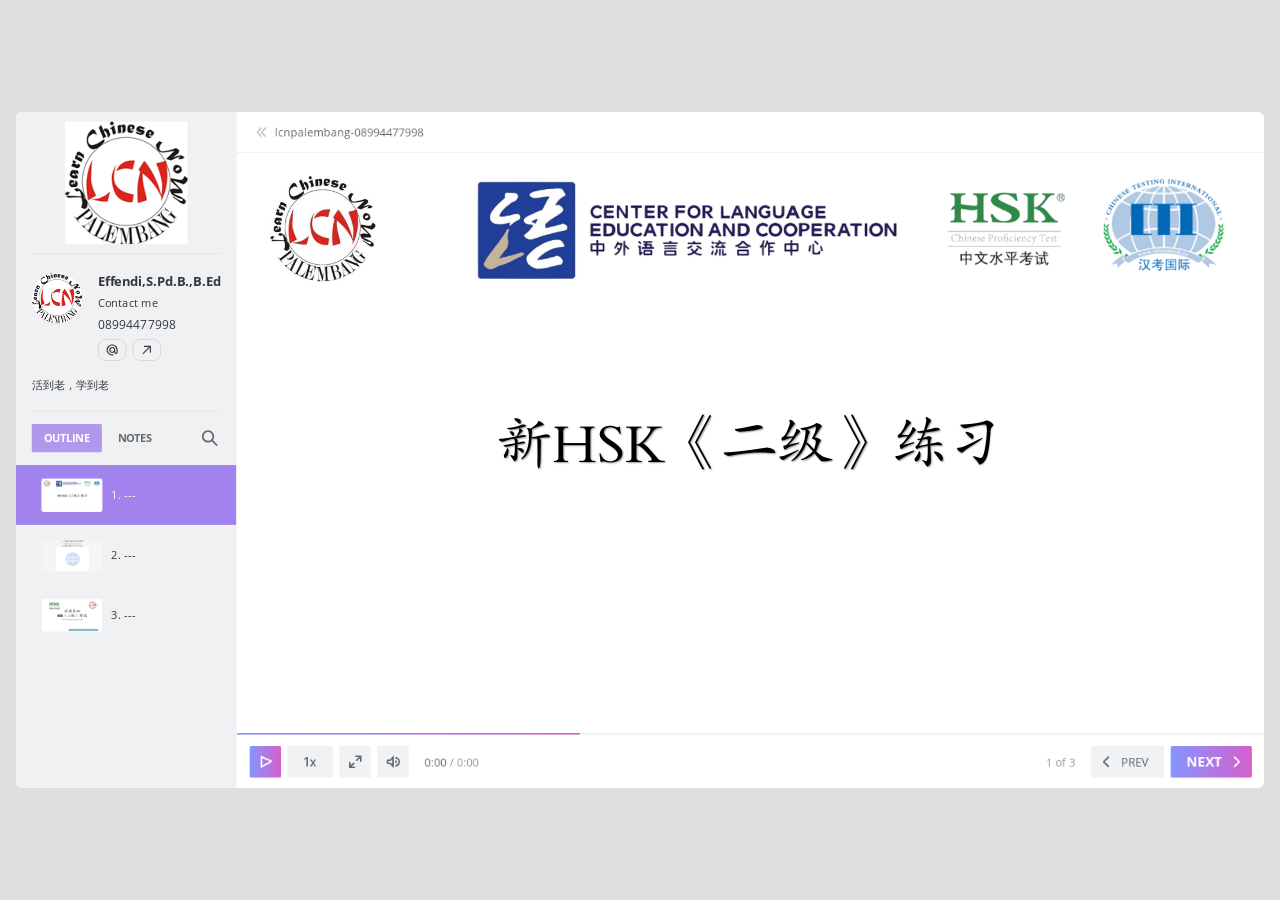
<file: index.html>
<!DOCTYPE html>
<!-- Created with iSpring --><!-- 1576 864 --><!--version 11.7.0.5 --><!--type html --><!--mainFolder ./ -->
<html style=background-color:#dcdee0;>
<head>
    <meta http-equiv="Content-Type" content="text/html;charset=utf-8"/><meta name="viewport" content="width=device-width,initial-scale=1,minimum-scale=1,maximum-scale=1,user-scalable=no"/><meta name="format-detection" content="telephone=no"/><meta name="apple-mobile-web-app-capable" content="yes"/><meta name="apple-mobile-web-app-status-bar-style" content="black"/><meta http-equiv="X-UA-Compatible" content="IE=edge"/><meta name="msapplication-tap-highlight" content="no"/><title>HSK2 TO 9</title><link rel="apple-touch-icon-precomposed" href="data/apple-touch-icon.png"/><link rel="shortcut icon" type="image/ico" href="data/favicon.ico"/><style>body {background-color:#dcdee0;}#spr0_28492b {display:none;}</style>
    
    
    <style>
		#playerView {
			position:absolute;
			-webkit-tap-highlight-color:rgba(0,0,0,0);
			-webkit-user-select:none;
			-moz-user-select:none;
			-webkit-touch-callout:none;
			-webkit-user-drag:none;
		}
		#playerView * {
			position:absolute;
		}
		#preloader {
			width: 50px;
			height: 50px;
			position: absolute;
			top: 0;
			left: 0;
			bottom: 0;
			right: 0;
			margin: auto;
			border-radius: 10px;
			background-color: rgba(0, 0, 0, 0.5);
		}

		#preloader::after {
			content: '';
			position: absolute;
			background: url([data-uri]);
			background-size: cover;
			top: 0;
			left: 0;
			bottom: 0;
			right: 0;
			animation: preloader_spin 1s infinite linear;
			-webkit-animation: preloader_spin 1s infinite linear;
		}

		@keyframes preloader_spin { 0% {transform: rotate(0deg);} 100% {transform: rotate(360deg);} }
		@-webkit-keyframes preloader_spin { 0% {-webkit-transform: rotate(0deg);} 100% {-webkit-transform: rotate(360deg);}}
    </style>
</head>
<body>
	<div id="preloader"></div>
	<script src="data/browsersupport.js?BD17E45C"></script>
	<script src="data/player.js?BD17E45C"></script>
    <div id="content"></div>
    <div id="spr0_28492b"></div>
    <script>
		document.addEventListener("DOMContentLoaded", () => (function(startup){
			function start(savedPresentationState)
			{
				var presInfo = "eNrVWklz28gV/isopnyTaBAEN+WQYKOFEkRwCFCyx3axQKJJ9ggEaCyUNSpVOZVLKplzzjlNTqmaQy6Zya/JzGRyy1/I626ABAgukuNJVbyReP3129/r15DvK7hyVrnXBKndlZvN006j0z4VZVE4lbrtxmlNbXRaQpfv1jv1h8pJJQbwuXUhcLbJdeB5QgjexF86HlqMHX92yrc7HVFstTqdNqzfVs5qQps/qcwrZy0BPieAnwQhspbhSGiKPN8isOWqcibwteZJJSHq4ChKcIxGtVq1VeVHjV8SSOXs9X3Fh1VtOkW+i0+sat+tytUTuaq5APgClpTAj51JzC0QEMZA+Odfv/vxd9/868Nv/v33r378y9fsO9OrMo/j5dmb52+ej3Fc9e7ePM/bARi0ZdqvZwsHe9VJsGDqVIqm9itn99SZrhM7b54v50Ec1KpLygrEdUTqhI74cFJRCNQr4r1glofXGk2Kh8+Hx6lLIjEae45/U3l4eLtfSF5Ga4eM6LFCqIdoSO4rN+QfeIzDBJ1UnHWslkvYFNFHgNQFmgBTx4sQJdNvD28fThjajwpo8TB6WUTXj/CO8+jaEfTyMJqYuQFPi4o0KZh5oszZK4Ibh8GrPLh9WOdolxr70WiHHvvR0wK6cwQ9LqBbh9GrpIA+YuXKzaNF/jA6Lujd4nd7G+CVRSGDSZ5HUEe00O9JQjO6t50FJ1RMCFJCkmSkKhyyY5omyUMmnnAElE66rSjXm3VVVU+bUhO6bavRPJV5GbqtUK83BUlV+FrjgSmeFm7kYRfVql+QEE+2qRMaebtY6vF8Mc71k1ablrpYB4XctRFgDn+yse496Zh//AYa/Pcffv/Dt1/99O2fv//wh5++++0Pf/sT63k8LXowh3yv8nyN7harLbHTEhvQ6sVGS2gJ6LRWIz0Ip857/TZ1MPOFm27m2S8x3c0aBwsHpt/ABZRFNHeWKEpJFuN3xT7u0o8b9jllH7cBA2/5vc0LNVXunLa1Gn8qdgX+tNMWpdNWXZDqotKVGnV5h9+FnX4X9vtdeKLf/98ce099cRuMaiMezEzWxt8GtTfPL0xLupBsieM71Xm88MixEVALS9PAdO0Rt9BVIxK1d7DxnZx6lzkqXONpcVcoh3tWo3FWf9PcE6m/d/Haz8u1pu8S/[base64]/lkAJaNVKCFZgHihnpJZmPL/[base64]//TcCWzmxfwFVF1TT+2H56Yu3h8ChvMA6liDRr0EuOSg/xwgnv5CSOA7+ohItmIQJwBypgFkKyg7PZoJBJgHOzsaUdqdmN/c1GV1GK62/XOrwYSKqu9ewDaqzjmulSa//PlaG1XnBsu9MUVDnPiT/mWMqknKWtWoOXm0/[base64]/DXYuXIHgYG38titjHHsbvcY0QBG736YPmZ4pg0mQhBGyybarPK+8CXtkQflFmMS/UqvWSJHqRGZfHkmKolmWLhvaSBro0siQZM0YyZJyMbLNkay90HvkrAm4GP7METdGM+z72J9xwZQS6FsI8uJ5Ly/Tts3LUV/qaQawkgMwbcGRKj2wqSdd6S8kWzd7I3kI+3sWbO2tq5/LvHWAhaXZtt57QTZKkwk0BjzGHnQaGMTjGAw4vBk6kEZa0THrbLO/Ns0OlrvtGqq6CSYNBswiupOolbg44HwnDKlRpX05J/S0l3bqCeII0pcPoPsD7WqDJk0EB0nZXutC7420nkR1TMm6oduvRpcmtd5OQp8DbzsF/9FWeohXzxxcSkaRyXT6aC6gvQVzjTYY9c9N22QWsILi6M8zyttItEa9kdkdKeYQRqI0cNyzz4aaxRw4vJS1wTOStc9s0wb1siXrWYnfFbDbFTBazwcCdi2B1pfS4IIZogw0IKija90+Jz8WChE0eZe7xfGcwxZMOFBFaOV4CcvprEYZV9uWlPNL8MNINZUh/WINZVu3DeJUNZgk5CpRAnd14o8NsAsNtATSL6UXBVQfT+IkLAMNvXeRxxnYvymBmLdyKNb2KCxrJFK/nybk2plkfmIgRRkBoyGEr0sOlel0i0yS2PSLxEwWa9RsyezZA9Ng5ThSDNMC3ytSnwb5EFR7qYPjhgaUPYRMI+K09zjmponncdEExnh/[base64]/mkoYSNdwVECimoYFXUzNKCQTfJdTQ4dw2wkeSBZ1pRY6EQr3QkaSYWQoTvK8XcBz/cW5AX9ZbM6z2Wg31z7Nun6WbWnDlCzr2hyoVG/SLx1u6UTRLdwJCg7Pu4Tt13uKCaFT7DwPm0Cz/eA07E/A7WgSZ3tApkQjkgYc9FPN65HNkp3EegHjIMRzsfRQjKhsTBRzJuwYR9MAAu8hONlptEAIzYI0MJfQWUmrks2XkEmkfszygnlByuaivPBKI2VP/qVLuQMSEjNLp3VWThySHd5dek4RH9FjEygrOp0yzaLqLm6WBsdJz9YlY1+Os81gPX2a4RWMzvSqlvIjtUu7JZw5Gutxae8i2b5EyE1xECRNJXnw2VD/fNSVoOGruxzv3HF+EHOOu3L8CRncJuTuwd3BmotdukZiS9UhPzngnDitwLQrAEvt5bPqTrGFst4XdieO0WIZH5NA3JRquV8Yycr9kh5jyCExlgKjywCGtE/jzgjD1YX1m0c6da3Akx17VNaj7H6Ciz9OYDrRKaZhSH1oh7JOytmCewtUfxRt4zRo+bRfkv/sUlp8CSeRmmexCLLhZYPqmaBPlzaNgNtMkPSytgW91mRLt8npe43GEY5TXjT5Ht/[base64]/2iR2dQgbZvv19GuYkspGQiNwXHDGPz58zWDsApRWBqQre84l64peiB4e/gNVf3zb";
				PresentationPlayer.start(presInfo, "content", "playerView", onPlayerInit, savedPresentationState);
				function onPlayerInit(player)
				{
					(function(player){
	(function(player)
{
	function findConnector(win)
	{
		var retries = 0;
		while (!win.ispringPresentationConnector && win.parent && win.parent != win)
		{
			++retries;
			if (retries > 7)
			{
				return null;
			}

			win = win.parent;
		}
		return win.ispringPresentationConnector;
	}

	function getConnector()
	{
		var api = findConnector(window);
		if (!api && window.opener && (typeof(window.opener) != "undefined"))
		{
			api = findConnector(window.opener);
		}
		return api;
	}

	try
	{
		var connector = getConnector();
		if (connector)
		{
			connector.register(player);
		}
	}
	catch (e) {}
})(player);

})(player);

					var preloader = document.getElementById("preloader");
					preloader.parentNode.removeChild(preloader);
				}
			}

			if (startup)
				startup(start);
			else
				start();
		})());
    </script>
</body>
</html>
</file>
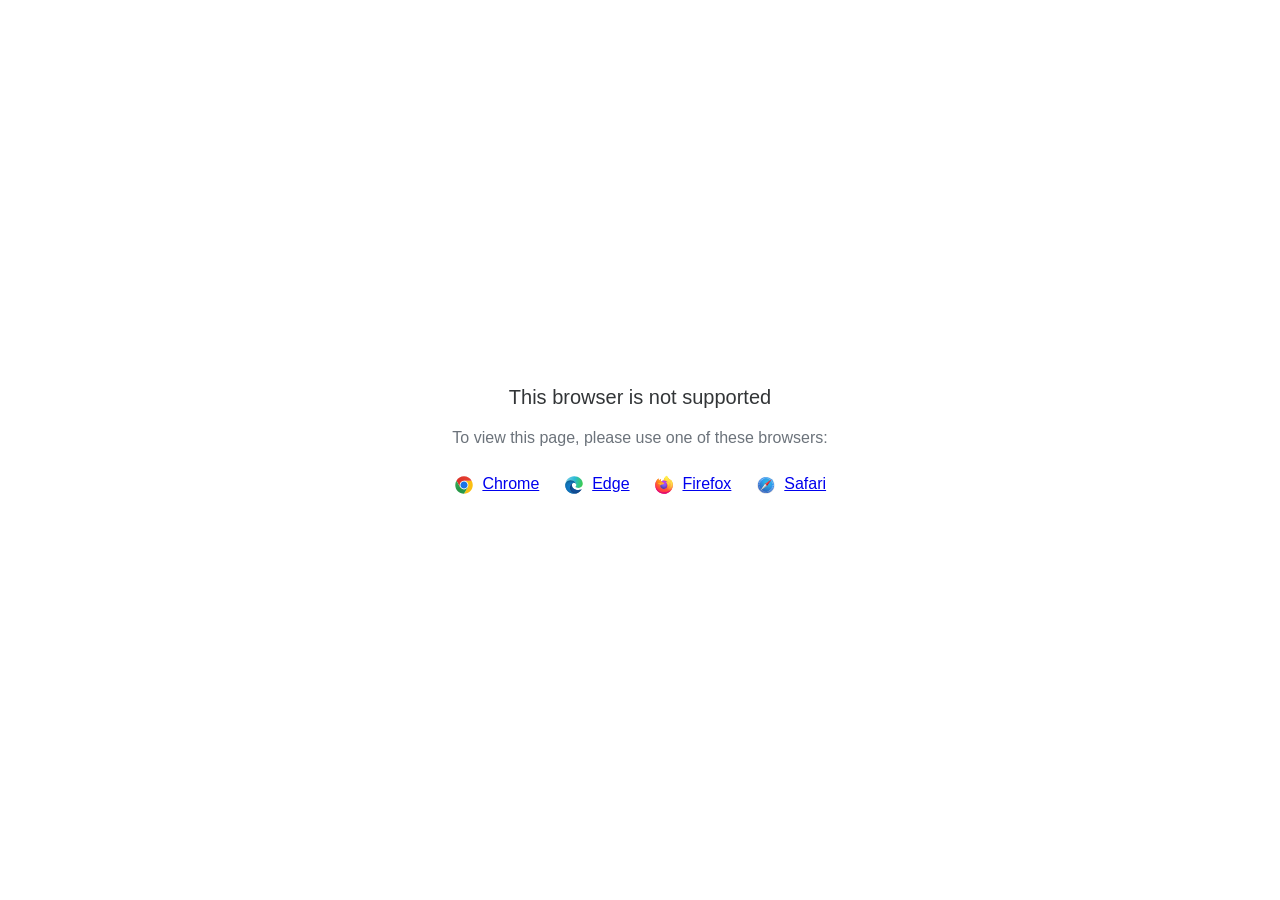
<file: data/html5-unsupported.html>
<html>
<head>
    <meta http-equiv="Content-Type" content="text/html;charset=utf-8"/>
    <meta name="viewport" content="width=device-width,initial-scale=1,maximum-scale=1">
    <meta name="format-detection" content="telephone=no">
    <meta name="apple-mobile-web-app-capable" content="yes">
    <meta name="apple-mobile-web-app-status-bar-style" content="black">
    <meta http-equiv="X-UA-Compatible" content="IE=edge">
    <meta name="msapplication-tap-highlight" content="no" />
    <title>Page Not Available</title>
    <style>
        body {
            background: #fff;
        }

        .banner {
            position: absolute;
            top: 50%;
            left: 50%;
            margin-left: -235px;
            margin-top: -67px;
            width: 470px;
            text-align: center;
            font-family: Roboto, Arial, Helvetica, sans-serif;
        }

        .title {
            margin-bottom: 16px;
            font-size: 20px;
            font-weight: 500;
            color: #323537;
            line-height: 28px;
        }

        .text {
            margin-bottom: 26px;
            font-size: 16px;
            color: #6C737B;
            line-height: 22px;
        }

        .browsers svg, .browsers a {
            display: inline-block;
            vertical-align: top;
        }

        .browsers a {
            font-size: 16px;
            margin-right: 20px;
            margin-left: 4px;
        }

        .browsers :last-child {
            margin-right: 0;
        }
    </style>
</head>
<body>
    <div class="banner">
        <div class="title">This browser is not supported</div>
        <div class="text">To view this page, please use one of these browsers:</div>
        <div class="browsers">
            <svg width="20" height="20" viewBox="0 0 20 20" fill="none" xmlns="http://www.w3.org/2000/svg">
                <path d="M10.0001 10.0001L13.789 12.1875L10.0001 18.7501C14.8326 18.7501 18.7501 14.8326 18.7501 10.0001C18.7501 8.40581 18.3216 6.91244 17.5766 5.625H10L10.0001 10.0001Z" fill="#FBBF12"/>
                <path d="M9.99999 1.25C6.76136 1.25 3.93585 3.01077 2.42285 5.6261L6.21103 12.1876L9.99999 10.0001V5.62507H17.5766C16.0634 3.01039 13.2382 1.25 9.99999 1.25Z" fill="url(#paint0_linear_579_2699)"/>
                <path d="M1.25005 10C1.25005 14.8325 5.16742 18.75 10 18.75L13.789 12.1875L10 10L6.21109 12.1875L2.42291 5.62598C1.67833 6.91306 1.25 8.40588 1.25 9.99988" fill="url(#paint1_linear_579_2699)"/>
                <path d="M14.3751 10.0001C14.3751 12.4163 12.4163 14.3751 10.0001 14.3751C7.58381 14.3751 5.625 12.4163 5.625 10.0001C5.625 7.58381 7.58381 5.625 10.0001 5.625C12.4163 5.625 14.3751 7.58381 14.3751 10.0001Z" fill="white"/>
                <path d="M13.5548 10.0001C13.5548 11.9633 11.9633 13.5548 10.0001 13.5548C8.03686 13.5548 6.44531 11.9633 6.44531 10.0001C6.44531 8.03686 8.03686 6.44531 10.0001 6.44531C11.9633 6.44531 13.5548 8.03686 13.5548 10.0001Z" fill="#1A73E8"/>
                <defs>
                    <linearGradient id="paint0_linear_579_2699" x1="5.04786" y1="6.71874" x2="12.965" y2="6.71874" gradientUnits="userSpaceOnUse">
                        <stop stop-color="#DB3328"/>
                        <stop offset="1" stop-color="#E53D30"/>
                    </linearGradient>
                    <linearGradient id="paint1_linear_579_2699" x1="4.58454" y1="7.18406" x2="7.82938" y2="12.8043" gradientUnits="userSpaceOnUse">
                        <stop stop-color="#32A651"/>
                        <stop offset="1" stop-color="#279847"/>
                    </linearGradient>
                </defs>
            </svg>
            <a href="https://www.google.com/chrome">Chrome</a>
            <svg width="20" height="20" viewBox="0 0 20 20" fill="none" xmlns="http://www.w3.org/2000/svg">
                <path d="M12.2449 9.92045C12.2449 8.25 10.5088 5.36648 6.59777 5.36648C2.68671 5.36648 1.25 8.62784 1.25 10.0199C1.25 5.0483 5.30074 1.25 10.1097 1.25C14.9188 1.25 18.75 4.84943 18.75 8.50852C18.75 11.7699 16.2956 12.9034 14.3002 12.9034C12.9832 12.9034 11.4866 12.4659 11.4866 11.7699C11.4866 11.233 12.2449 11.233 12.2449 9.92045Z" fill="url(#paint0_linear_579_2709)"/>
                <path d="M6.59777 5.36646C10.5088 5.36646 12.2449 8.24998 12.2449 9.92043C12.2449 9.93342 12.2448 9.94627 12.2446 9.95901C12.2249 8.84657 11.4738 7.79259 9.99002 7.79259C8.11431 7.79259 5.5801 10.338 5.91933 13.5C6.19087 16.031 8.33381 19.4261 12.9832 18.2329C12.9832 18.2329 12.1052 18.75 9.6508 18.75C5.30074 18.75 1.25 14.7727 1.25 10.2187C1.25 10.0981 1.25184 9.97975 1.25555 9.8637C1.35584 8.39889 2.82648 5.36646 6.59777 5.36646Z" fill="url(#paint1_linear_579_2709)"/>
                <path d="M6.59777 5.36646C10.5088 5.36646 12.2449 8.24998 12.2449 9.92043C12.2449 9.93342 12.2448 9.94627 12.2446 9.95901C12.2249 8.84657 11.4738 7.79259 9.99002 7.79259C8.11431 7.79259 5.5801 10.338 5.91933 13.5C6.19087 16.031 8.33381 19.4261 12.9832 18.2329C12.9832 18.2329 12.1052 18.75 9.6508 18.75C5.30074 18.75 1.25 14.7727 1.25 10.2187C1.25 10.0981 1.25184 9.97975 1.25555 9.8637C1.35584 8.39889 2.82648 5.36646 6.59777 5.36646Z" fill="url(#paint2_radial_579_2709)"/>
                <path d="M12.4415 18.4371C14.9324 17.7576 16.712 15.6377 17.0338 15.2101C17.393 14.7328 17.4928 14.4345 17.393 14.3351C17.2932 14.2357 17.1536 14.2555 16.7944 14.4345C16.4352 14.6135 14.32 15.4885 11.9056 14.7527C9.49107 14.0169 7.83486 12.1078 7.83486 9.99987C7.83486 8.36919 9.23166 7.79248 9.98993 7.79248C8.11422 7.79248 5.58001 10.3379 5.91923 13.4999C6.19077 16.0309 8.33371 19.426 12.9831 18.2328C12.9831 18.2328 12.821 18.3283 12.4415 18.4371Z" fill="#0E458A"/>
                <path d="M12.4415 18.4371C14.9324 17.7576 16.712 15.6377 17.0338 15.2101C17.393 14.7328 17.4928 14.4345 17.393 14.3351C17.2932 14.2357 17.1536 14.2555 16.7944 14.4345C16.4352 14.6135 14.32 15.4885 11.9056 14.7527C9.49107 14.0169 7.83486 12.1078 7.83486 9.99987C7.83486 8.36919 9.23166 7.79248 9.98993 7.79248C8.11422 7.79248 5.58001 10.3379 5.91923 13.4999C6.19077 16.0309 8.33371 19.426 12.9831 18.2328C12.9831 18.2328 12.821 18.3283 12.4415 18.4371Z" fill="url(#paint3_radial_579_2709)"/>
                <defs>
                    <linearGradient id="paint0_linear_579_2709" x1="17.7323" y1="11.5909" x2="0.61762" y2="7.54779" gradientUnits="userSpaceOnUse">
                        <stop stop-color="#3BCC50"/>
                        <stop offset="0.489583" stop-color="#2ABAD6"/>
                        <stop offset="1" stop-color="#7DCFE7"/>
                    </linearGradient>
                    <linearGradient id="paint1_linear_579_2709" x1="7.11659" y1="5.36646" x2="7.11659" y2="18.75" gradientUnits="userSpaceOnUse">
                        <stop stop-color="#035989"/>
                        <stop offset="0.265625" stop-color="#1175B6"/>
                        <stop offset="1" stop-color="#0470CF"/>
                    </linearGradient>
                    <radialGradient id="paint2_radial_579_2709" cx="0" cy="0" r="1" gradientUnits="userSpaceOnUse" gradientTransform="translate(6.83723 11.8693) rotate(59.2143) scale(5.92595 5.93561)">
                        <stop stop-color="#1284D8"/>
                        <stop offset="0.813899" stop-color="#1170B2" stop-opacity="0.767762"/>
                        <stop offset="1" stop-color="#0E649B" stop-opacity="0.65"/>
                    </radialGradient>
                    <radialGradient id="paint3_radial_579_2709" cx="0" cy="0" r="1" gradientUnits="userSpaceOnUse" gradientTransform="translate(11.6661 13.4999) rotate(77.9982) scale(4.79806 5.18015)">
                        <stop stop-color="#104890"/>
                        <stop offset="0.69943" stop-color="#12529E" stop-opacity="0.70624"/>
                        <stop offset="1" stop-color="#0E4584" stop-opacity="0.58"/>
                    </radialGradient>
                </defs>
            </svg>
            <a href="https://www.microsoft.com/edge">Edge</a>
            <svg width="20" height="20" viewBox="0 0 20 20" fill="none" xmlns="http://www.w3.org/2000/svg">
                <path d="M18.1191 6.70405C17.7385 5.78587 16.967 4.79462 16.3615 4.4815C16.8544 5.4501 17.1395 6.42162 17.2485 7.14652C17.2485 7.14652 17.2485 7.15163 17.2503 7.16113C16.2598 4.6861 14.5798 3.68791 13.2079 1.51504C13.1383 1.40543 13.069 1.29582 13.0012 1.17854C12.963 1.1124 12.932 1.05248 12.905 0.995851C12.8481 0.885984 12.8042 0.76987 12.7741 0.649844C12.7743 0.644144 12.7725 0.638558 12.7688 0.63417C12.7652 0.629782 12.7601 0.626904 12.7544 0.626094C12.749 0.624635 12.7434 0.624635 12.738 0.626094C12.7366 0.626756 12.7352 0.627617 12.734 0.628652C12.7318 0.628652 12.7296 0.63121 12.7274 0.63194L12.7311 0.627191C10.5302 1.91914 9.78353 4.30904 9.71499 5.5049C8.83549 5.56518 7.99455 5.88974 7.30189 6.43623C7.22949 6.37488 7.15379 6.31755 7.07512 6.26451C6.87551 5.56419 6.86708 4.82302 7.0507 4.11832C6.15057 4.52936 5.45059 5.17789 4.94165 5.75189H4.93764C4.5902 5.31089 4.61463 3.85634 4.63432 3.55272C4.63031 3.53372 4.37547 3.68535 4.34266 3.70837C4.03608 3.92756 3.7495 4.17357 3.48628 4.4435C3.18675 4.74784 2.9131 5.07672 2.66818 5.42671C2.1047 6.22702 1.70509 7.13132 1.49244 8.08735C1.48843 8.10635 1.48478 8.12608 1.48077 8.14544C1.46437 8.22254 1.40494 8.60946 1.39437 8.6935V8.71286C1.3169 9.11266 1.26865 9.5176 1.25 9.92444V9.96938C1.25 14.8186 5.17279 18.75 10.0114 18.75C14.345 18.75 17.943 15.5968 18.6477 11.455C18.6623 11.3428 18.6743 11.2295 18.6875 11.1163C18.8617 9.61022 18.6681 8.02743 18.1191 6.70405ZM8.02046 13.5774C8.06129 13.5968 8.09994 13.6183 8.14186 13.6373L8.14769 13.641C8.10577 13.6205 8.06311 13.5993 8.02082 13.5774H8.02046ZM17.251 7.16515V7.15675V7.16625V7.16515Z" fill="url(#paint0_linear_579_2717)"/>
                <path d="M18.119 6.704C17.7384 5.78582 16.9669 4.79457 16.3614 4.48145C16.8543 5.45005 17.1394 6.42157 17.2484 7.14647V7.16437C18.0752 9.41067 17.6246 11.695 16.9757 13.0907C15.9716 15.25 13.541 17.4635 9.73602 17.3557C5.62839 17.2388 2.0071 14.1802 1.33082 10.1776C1.20759 9.54586 1.33082 9.22543 1.39279 8.71281C1.31733 9.10778 1.28853 9.22214 1.25098 9.92439V9.96933C1.25098 14.8185 5.17377 18.7499 10.0124 18.7499C14.346 18.7499 17.944 15.5968 18.6487 11.4549C18.6633 11.3428 18.6753 11.2295 18.6884 11.1162C18.8616 9.61017 18.668 8.02738 18.119 6.704Z" fill="url(#paint1_radial_579_2717)"/>
                <path d="M18.119 6.704C17.7384 5.78582 16.9669 4.79457 16.3614 4.48145C16.8543 5.45005 17.1394 6.42157 17.2484 7.14647V7.16437C18.0752 9.41067 17.6246 11.695 16.9757 13.0907C15.9716 15.25 13.541 17.4635 9.73602 17.3557C5.62839 17.2388 2.0071 14.1802 1.33082 10.1776C1.20759 9.54586 1.33082 9.22543 1.39279 8.71281C1.31733 9.10778 1.28853 9.22214 1.25098 9.92439V9.96933C1.25098 14.8185 5.17377 18.7499 10.0124 18.7499C14.346 18.7499 17.944 15.5968 18.6487 11.4549C18.6633 11.3428 18.6753 11.2295 18.6884 11.1162C18.8616 9.61017 18.668 8.02738 18.119 6.704Z" fill="url(#paint2_radial_579_2717)"/>
                <path d="M13.8612 7.73587C13.8806 7.74939 13.8977 7.7629 13.9159 7.77642C13.696 7.38513 13.4221 7.02694 13.1022 6.71246C10.3788 3.98314 12.3884 0.794172 12.7271 0.631947L12.7307 0.627197C10.5298 1.91915 9.78314 4.30905 9.7146 5.50491C9.81668 5.49797 9.9184 5.4892 10.0223 5.4892C11.6647 5.4892 13.0953 6.39459 13.8612 7.73587Z" fill="url(#paint3_radial_579_2717)"/>
                <path d="M10.028 8.28118C10.0138 8.5004 9.24382 9.25307 8.97441 9.25307C6.48292 9.25307 6.07861 10.7635 6.07861 10.7635C6.18798 12.0357 7.07244 13.0833 8.14245 13.6375C8.19131 13.6627 8.24052 13.6854 8.28828 13.708C8.37396 13.7446 8.46 13.7811 8.54567 13.8136C8.91262 13.9433 9.29689 14.0172 9.68568 14.0329C14.0525 14.2382 14.8991 8.80001 11.7473 7.22087C12.5541 7.08021 13.3919 7.40575 13.8597 7.73495C13.0941 6.39367 11.6631 5.48828 10.0207 5.48828C9.91682 5.48828 9.81511 5.49705 9.71303 5.50399C8.83417 5.56502 7.99404 5.88994 7.30212 6.43642C7.43591 6.55005 7.58685 6.70131 7.90439 7.0148C8.5001 7.60378 10.0247 8.20993 10.028 8.28118Z" fill="url(#paint4_radial_579_2717)"/>
                <path d="M10.028 8.28118C10.0138 8.5004 9.24382 9.25307 8.97441 9.25307C6.48292 9.25307 6.07861 10.7635 6.07861 10.7635C6.18798 12.0357 7.07244 13.0833 8.14245 13.6375C8.19131 13.6627 8.24052 13.6854 8.28828 13.708C8.37396 13.7446 8.46 13.7811 8.54567 13.8136C8.91262 13.9433 9.29689 14.0172 9.68568 14.0329C14.0525 14.2382 14.8991 8.80001 11.7473 7.22087C12.5541 7.08021 13.3919 7.40575 13.8597 7.73495C13.0941 6.39367 11.6631 5.48828 10.0207 5.48828C9.91682 5.48828 9.81511 5.49705 9.71303 5.50399C8.83417 5.56502 7.99404 5.88994 7.30212 6.43642C7.43591 6.55005 7.58685 6.70131 7.90439 7.0148C8.5001 7.60378 10.0247 8.20993 10.028 8.28118Z" fill="url(#paint5_radial_579_2717)"/>
                <path d="M6.89479 6.14439C6.96588 6.19043 7.02421 6.22916 7.07708 6.2646C6.87746 5.56428 6.86903 4.82311 7.05265 4.11841C6.15252 4.52945 5.45255 5.17799 4.9436 5.75198C4.9848 5.75089 6.2557 5.72787 6.89479 6.14439Z" fill="url(#paint6_radial_579_2717)"/>
                <path d="M1.33119 10.1776C2.00747 14.1802 5.62876 17.2388 9.7393 17.3557C13.5443 17.4635 15.9735 15.25 16.979 13.0907C17.6279 11.6946 18.0785 9.41068 17.2517 7.16437V7.14756C17.2517 7.14976 17.2517 7.15268 17.2535 7.16218C17.5641 9.1962 16.532 11.1667 14.9184 12.4992C14.9167 12.5029 14.9152 12.5067 14.9137 12.5105C11.7692 15.0765 8.76042 14.0586 8.15123 13.6431C8.10893 13.6227 8.06628 13.6015 8.02399 13.5796C6.19056 12.7027 5.43334 11.0274 5.59558 9.5919C4.04797 9.5919 3.52007 8.28314 3.52007 8.28314C3.52007 8.28314 4.90982 7.29006 6.74143 8.1538C8.43778 8.95396 10.031 8.2835 10.031 8.28314C10.0277 8.21189 8.50304 7.60391 7.90842 7.01676C7.59088 6.70327 7.43995 6.55201 7.30615 6.43838C7.23375 6.37702 7.15805 6.3197 7.07939 6.26665C7.02725 6.23012 6.97001 6.19358 6.8971 6.14645C6.25801 5.72992 4.98711 5.75294 4.94518 5.75404H4.94117C4.59374 5.31303 4.61816 3.85849 4.63785 3.55487C4.63384 3.53587 4.379 3.68749 4.34619 3.71051C4.03961 3.92971 3.75303 4.17571 3.48981 4.44564C3.19028 4.74999 2.91663 5.07887 2.67171 5.42886C2.10823 6.22916 1.70862 7.13347 1.49597 8.08949C1.48904 8.1063 1.17734 9.47023 1.33119 10.1776Z" fill="url(#paint7_radial_579_2717)"/>
                <path d="M13.1024 6.71246C13.4222 7.02693 13.6962 7.38513 13.9161 7.77642C13.9616 7.81071 14.0055 7.8473 14.0473 7.88603C16.0335 9.71873 14.9945 12.3132 14.9154 12.4996C16.529 11.1671 17.5611 9.19662 17.2505 7.16259C16.2599 4.6861 14.58 3.68791 13.2081 1.51504C13.1385 1.40543 13.0692 1.29582 13.0014 1.17854C12.9631 1.1124 12.9321 1.05248 12.9051 0.995851C12.8483 0.885984 12.8044 0.76987 12.7742 0.649844C12.7745 0.644144 12.7726 0.638559 12.769 0.63417C12.7653 0.629782 12.7602 0.626904 12.7546 0.626094C12.7492 0.624635 12.7435 0.624635 12.7382 0.626094C12.7367 0.626756 12.7354 0.627617 12.7341 0.628652C12.732 0.628652 12.7298 0.63121 12.7276 0.63194C12.3885 0.794165 10.379 3.98313 13.1024 6.71246Z" fill="url(#paint8_radial_579_2717)"/>
                <path d="M14.0464 7.88413C14.0046 7.8454 13.9608 7.80882 13.9152 7.77452C13.8973 7.761 13.8787 7.74748 13.8605 7.73396C13.3928 7.40513 12.555 7.07922 11.7482 7.21989C14.8995 8.79902 14.0534 14.2372 9.68654 14.0319C9.29775 14.0163 8.91348 13.9424 8.54653 13.8126C8.46085 13.7805 8.37481 13.7451 8.28914 13.7071C8.23956 13.6844 8.19034 13.6618 8.14331 13.6365L8.14914 13.6402C8.75834 14.0567 11.7671 15.0746 14.9116 12.5075C14.9116 12.5075 14.9134 12.5028 14.9163 12.4962C14.9943 12.3132 16.0334 9.71866 14.0464 7.88413Z" fill="url(#paint9_radial_579_2717)"/>
                <path d="M6.07833 10.7635C6.07833 10.7635 6.48264 9.25306 8.97412 9.25306C9.24354 9.25306 10.0135 8.49966 10.0277 8.28117C10.0419 8.06268 8.43455 8.95199 6.7382 8.15183C4.90659 7.28809 3.51685 8.28117 3.51685 8.28117C3.51685 8.28117 4.04475 9.58993 5.59235 9.58993C5.43012 11.0255 6.18733 12.6992 8.02076 13.5776C8.06159 13.597 8.10024 13.6185 8.14217 13.6375C7.07215 13.0843 6.18879 12.0357 6.07833 10.7635Z" fill="url(#paint10_radial_579_2717)"/>
                <path d="M18.1191 6.70405C17.7385 5.78587 16.967 4.79462 16.3615 4.4815C16.8544 5.4501 17.1395 6.42162 17.2485 7.14652C17.2485 7.14652 17.2485 7.15163 17.2503 7.16113C16.2598 4.6861 14.5798 3.68791 13.2079 1.51504C13.1383 1.40543 13.069 1.29582 13.0012 1.17854C12.963 1.1124 12.932 1.05248 12.905 0.995851C12.8481 0.885984 12.8042 0.76987 12.7741 0.649844C12.7743 0.644144 12.7725 0.638558 12.7688 0.63417C12.7652 0.629782 12.7601 0.626904 12.7544 0.626094C12.749 0.624635 12.7434 0.624635 12.738 0.626094C12.7366 0.626756 12.7352 0.627617 12.734 0.628652C12.7318 0.628652 12.7296 0.63121 12.7274 0.63194L12.7311 0.627191C10.5302 1.91914 9.78353 4.30904 9.71499 5.5049C9.81707 5.49796 9.91878 5.48919 10.0227 5.48919C11.6651 5.48919 13.0957 6.39458 13.8616 7.73586C13.3939 7.40703 12.5561 7.08111 11.7493 7.22178C14.9007 8.80092 14.0545 14.2391 9.68764 14.0338C9.29885 14.0182 8.91458 13.9443 8.54763 13.8145C8.46196 13.7824 8.37592 13.747 8.29024 13.709C8.24066 13.6863 8.19144 13.6636 8.14441 13.6384L8.15025 13.6421C8.10796 13.6216 8.0653 13.6004 8.02301 13.5785C8.06384 13.5979 8.10249 13.6194 8.14441 13.6384C7.07221 13.0842 6.18885 12.0356 6.07839 10.7633C6.07839 10.7633 6.4827 9.25288 8.97418 9.25288C9.2436 9.25288 10.0136 8.49949 10.0278 8.28099C10.0245 8.20975 8.49987 7.60177 7.90525 7.01462C7.58771 6.70113 7.43678 6.54986 7.30298 6.43623C7.23058 6.37488 7.15488 6.31755 7.07622 6.26451C6.87661 5.56419 6.86817 4.82302 7.05179 4.11832C6.15166 4.52936 5.45169 5.17789 4.94275 5.75189H4.93874C4.5913 5.31089 4.61572 3.85634 4.63541 3.55272C4.6314 3.53372 4.37657 3.68535 4.34375 3.70837C4.03717 3.92756 3.75059 4.17357 3.48738 4.4435C3.18785 4.74784 2.9142 5.07672 2.66928 5.42671C2.1058 6.22702 1.70618 7.13132 1.49353 8.08735C1.48952 8.10635 1.48588 8.12608 1.48187 8.14544C1.46546 8.22254 1.39109 8.61494 1.38088 8.69898C1.38088 8.70556 1.38088 8.69277 1.38088 8.69898C1.31262 9.10444 1.26891 9.51368 1.25 9.92444V9.96938C1.25 14.8186 5.17279 18.75 10.0114 18.75C14.345 18.75 17.943 15.5968 18.6477 11.455C18.6623 11.3428 18.6743 11.2295 18.6875 11.1163C18.8617 9.61022 18.6681 8.02743 18.1191 6.70405ZM17.25 7.15492V7.16442V7.15492Z" fill="url(#paint11_linear_579_2717)"/>
                <defs>
                    <linearGradient id="paint0_linear_579_2717" x1="16.9594" y1="3.43288" x2="2.3837" y2="17.4648" gradientUnits="userSpaceOnUse">
                        <stop offset="0.05" stop-color="#FFF44F"/>
                        <stop offset="0.11" stop-color="#FFE847"/>
                        <stop offset="0.22" stop-color="#FFC830"/>
                        <stop offset="0.37" stop-color="#FF980E"/>
                        <stop offset="0.4" stop-color="#FF8B16"/>
                        <stop offset="0.46" stop-color="#FF672A"/>
                        <stop offset="0.53" stop-color="#FF3647"/>
                        <stop offset="0.7" stop-color="#E31587"/>
                    </linearGradient>
                    <radialGradient id="paint1_radial_579_2717" cx="0" cy="0" r="1" gradientUnits="userSpaceOnUse" gradientTransform="translate(16.287 2.63668) scale(18.2654 18.3055)">
                        <stop offset="0.13" stop-color="#FFBD4F"/>
                        <stop offset="0.19" stop-color="#FFAC31"/>
                        <stop offset="0.25" stop-color="#FF9D17"/>
                        <stop offset="0.28" stop-color="#FF980E"/>
                        <stop offset="0.4" stop-color="#FF563B"/>
                        <stop offset="0.47" stop-color="#FF3750"/>
                        <stop offset="0.71" stop-color="#F5156C"/>
                        <stop offset="0.78" stop-color="#EB0878"/>
                        <stop offset="0.86" stop-color="#E50080"/>
                    </radialGradient>
                    <radialGradient id="paint2_radial_579_2717" cx="0" cy="0" r="1" gradientUnits="userSpaceOnUse" gradientTransform="translate(9.61279 10.1202) scale(18.2654 18.3055)">
                        <stop offset="0.3" stop-color="#960E18"/>
                        <stop offset="0.35" stop-color="#B11927" stop-opacity="0.74"/>
                        <stop offset="0.43" stop-color="#DB293D" stop-opacity="0.34"/>
                        <stop offset="0.5" stop-color="#F5334B" stop-opacity="0.09"/>
                        <stop offset="0.53" stop-color="#FF3750" stop-opacity="0"/>
                    </radialGradient>
                    <radialGradient id="paint3_radial_579_2717" cx="0" cy="0" r="1" gradientUnits="userSpaceOnUse" gradientTransform="translate(11.8153 -1.51753) scale(13.2325 13.2615)">
                        <stop offset="0.13" stop-color="#FFF44F"/>
                        <stop offset="0.25" stop-color="#FFDC3E"/>
                        <stop offset="0.51" stop-color="#FF9D12"/>
                        <stop offset="0.53" stop-color="#FF980E"/>
                    </radialGradient>
                    <radialGradient id="paint4_radial_579_2717" cx="0" cy="0" r="1" gradientUnits="userSpaceOnUse" gradientTransform="translate(7.59304 14.9021) scale(8.69686 8.71594)">
                        <stop offset="0.35" stop-color="#3A8EE6"/>
                        <stop offset="0.47" stop-color="#5C79F0"/>
                        <stop offset="0.67" stop-color="#9059FF"/>
                        <stop offset="1" stop-color="#C139E6"/>
                    </radialGradient>
                    <radialGradient id="paint5_radial_579_2717" cx="0" cy="0" r="1" gradientUnits="userSpaceOnUse" gradientTransform="translate(9.87545 7.94492) rotate(-13.9265) scale(4.60823 5.42407)">
                        <stop offset="0.21" stop-color="#9059FF" stop-opacity="0"/>
                        <stop offset="0.28" stop-color="#8C4FF3" stop-opacity="0.06"/>
                        <stop offset="0.75" stop-color="#7716A8" stop-opacity="0.45"/>
                        <stop offset="0.97" stop-color="#6E008B" stop-opacity="0.6"/>
                    </radialGradient>
                    <radialGradient id="paint6_radial_579_2717" cx="0" cy="0" r="1" gradientUnits="userSpaceOnUse" gradientTransform="translate(9.38226 1.88781) scale(6.25678 6.27051)">
                        <stop stop-color="#FFE226"/>
                        <stop offset="0.12" stop-color="#FFDB27"/>
                        <stop offset="0.3" stop-color="#FFC82A"/>
                        <stop offset="0.5" stop-color="#FFA930"/>
                        <stop offset="0.73" stop-color="#FF7E37"/>
                        <stop offset="0.79" stop-color="#FF7139"/>
                    </radialGradient>
                    <radialGradient id="paint7_radial_579_2717" cx="0" cy="0" r="1" gradientUnits="userSpaceOnUse" gradientTransform="translate(14.3005 -2.08939) scale(26.6943 26.7529)">
                        <stop offset="0.11" stop-color="#FFF44F"/>
                        <stop offset="0.46" stop-color="#FF980E"/>
                        <stop offset="0.62" stop-color="#FF5634"/>
                        <stop offset="0.72" stop-color="#FF3647"/>
                        <stop offset="0.9" stop-color="#E31587"/>
                    </radialGradient>
                    <radialGradient id="paint8_radial_579_2717" cx="0" cy="0" r="1" gradientUnits="userSpaceOnUse" gradientTransform="translate(11.72 0.833589) rotate(84.2447) scale(19.4998 12.7839)">
                        <stop stop-color="#FFF44F"/>
                        <stop offset="0.06" stop-color="#FFE847"/>
                        <stop offset="0.17" stop-color="#FFC830"/>
                        <stop offset="0.3" stop-color="#FF980E"/>
                        <stop offset="0.36" stop-color="#FF8B16"/>
                        <stop offset="0.45" stop-color="#FF672A"/>
                        <stop offset="0.57" stop-color="#FF3647"/>
                        <stop offset="0.74" stop-color="#E31587"/>
                    </radialGradient>
                    <radialGradient id="paint9_radial_579_2717" cx="0" cy="0" r="1" gradientUnits="userSpaceOnUse" gradientTransform="translate(9.23484 4.20996) scale(16.6653 16.7019)">
                        <stop offset="0.14" stop-color="#FFF44F"/>
                        <stop offset="0.48" stop-color="#FF980E"/>
                        <stop offset="0.59" stop-color="#FF5634"/>
                        <stop offset="0.66" stop-color="#FF3647"/>
                        <stop offset="0.9" stop-color="#E31587"/>
                    </radialGradient>
                    <radialGradient id="paint10_radial_579_2717" cx="0" cy="0" r="1" gradientUnits="userSpaceOnUse" gradientTransform="translate(13.6341 5.18793) scale(18.2402 18.2803)">
                        <stop offset="0.09" stop-color="#FFF44F"/>
                        <stop offset="0.23" stop-color="#FFE141"/>
                        <stop offset="0.51" stop-color="#FFAF1E"/>
                        <stop offset="0.63" stop-color="#FF980E"/>
                    </radialGradient>
                    <linearGradient id="paint11_linear_579_2717" x1="16.7844" y1="3.35761" x2="4.38152" y2="15.7337" gradientUnits="userSpaceOnUse">
                        <stop offset="0.17" stop-color="#FFF44F" stop-opacity="0.8"/>
                        <stop offset="0.27" stop-color="#FFF44F" stop-opacity="0.63"/>
                        <stop offset="0.49" stop-color="#FFF44F" stop-opacity="0.22"/>
                        <stop offset="0.6" stop-color="#FFF44F" stop-opacity="0"/>
                    </linearGradient>
                </defs>
            </svg>
            <a href="https://www.mozilla.org/firefox">Firefox</a>
            <svg width="20" height="20" viewBox="0 0 20 20" fill="none" xmlns="http://www.w3.org/2000/svg">
                <path d="M10 18.75C14.8325 18.75 18.75 14.8325 18.75 10C18.75 5.16751 14.8325 1.25 10 1.25C5.16751 1.25 1.25 5.16751 1.25 10C1.25 14.8325 5.16751 18.75 10 18.75Z" fill="url(#paint0_linear_579_2734)"/>
                <path d="M10 18.0938C14.4701 18.0938 18.0938 14.4701 18.0938 10C18.0938 5.52995 14.4701 1.90625 10 1.90625C5.52995 1.90625 1.90625 5.52995 1.90625 10C1.90625 14.4701 5.52995 18.0938 10 18.0938Z" fill="url(#paint1_radial_579_2734)"/>
                <path d="M10.0137 3.87498C9.95897 3.87498 9.91113 3.83399 9.91113 3.7793V2.35057C9.91113 2.29588 9.95897 2.25488 10.0137 2.25488C10.0683 2.25488 10.1162 2.29588 10.1162 2.35057V3.7793C10.1093 3.83399 10.0683 3.87498 10.0137 3.87498Z" fill="#F3F3F3"/>
                <path d="M10.0137 3.88182C9.95214 3.88182 9.9043 3.83397 9.9043 3.77929V2.35058C9.9043 2.29589 9.95214 2.24805 10.0137 2.24805C10.0752 2.24805 10.123 2.29589 10.123 2.35058V3.77929C10.123 3.83397 10.0684 3.88182 10.0137 3.88182ZM10.0137 2.26167C9.96583 2.26167 9.91799 2.30273 9.91799 2.35058V3.77929C9.91799 3.82713 9.95898 3.8682 10.0137 3.8682C10.0615 3.8682 10.1093 3.82713 10.1093 3.77929V2.35058C10.1026 2.30273 10.0615 2.26167 10.0137 2.26167Z" fill="white"/>
                <path d="M10.6972 3.10941C10.6426 3.10257 10.6016 3.06157 10.6016 3.00688L10.6494 2.37108C10.6562 2.31646 10.7041 2.2754 10.7588 2.28224C10.8135 2.28909 10.8545 2.33015 10.8545 2.38484L10.8066 3.02057C10.7998 3.07526 10.7519 3.11626 10.6972 3.10948V3.10941Z" fill="#F3F3F3"/>
                <path d="M10.6973 3.1164C10.6357 3.10955 10.5947 3.06171 10.5947 3.00702L10.6426 2.37123C10.6494 2.31661 10.6973 2.26877 10.7588 2.27554C10.8203 2.28239 10.8613 2.3303 10.8613 2.38492L10.8135 3.02071C10.8066 3.08224 10.7588 3.12324 10.6973 3.1164ZM10.7588 2.28923C10.7109 2.28923 10.663 2.32346 10.663 2.3713L10.6152 3.00709C10.6152 3.05486 10.6494 3.09593 10.7041 3.10271C10.7519 3.10271 10.7998 3.06855 10.7998 3.02071L10.8476 2.38492C10.8476 2.33708 10.8066 2.29608 10.7587 2.28923H10.7588Z" fill="white"/>
                <path d="M11.2099 3.99815C11.1551 3.98447 11.121 3.93662 11.1278 3.88193L11.4081 2.48051C11.4218 2.4259 11.4696 2.39167 11.5243 2.40536C11.579 2.41905 11.6131 2.4669 11.6063 2.52158L11.326 3.923C11.3192 3.97078 11.2645 4.005 11.2098 3.99815H11.2099Z" fill="#F3F3F3"/>
                <path d="M11.2101 4.00462C11.1485 3.99093 11.1144 3.93625 11.1212 3.88156L11.4015 2.48016C11.4152 2.42554 11.4699 2.38447 11.5313 2.39816C11.5928 2.41185 11.6271 2.46654 11.6202 2.52123L11.34 3.92263C11.3263 3.97724 11.2716 4.01147 11.2101 4.00462ZM11.5313 2.41185C11.4835 2.40501 11.4356 2.43231 11.4219 2.48023L11.1418 3.88163C11.1349 3.9294 11.1622 3.97724 11.2169 3.991C11.2647 3.99778 11.3126 3.9704 11.3263 3.92256L11.6065 2.52123C11.6134 2.46654 11.5792 2.42554 11.5313 2.41185Z" fill="white"/>
                <path d="M12.0302 3.38287C12.0172 3.37973 12.0049 3.37405 11.9941 3.36617C11.9832 3.35828 11.9741 3.34834 11.9671 3.33691C11.9601 3.32548 11.9554 3.31279 11.9534 3.29956C11.9513 3.28633 11.9519 3.27282 11.955 3.2598L12.1259 2.64462C12.1395 2.58993 12.1942 2.56255 12.2489 2.57624C12.3036 2.58993 12.3378 2.64462 12.3242 2.69931L12.1532 3.31456C12.1395 3.36918 12.0849 3.39656 12.0302 3.38287Z" fill="#F3F3F3"/>
                <path d="M12.0302 3.38948C11.9756 3.37579 11.9346 3.31426 11.9551 3.25965L12.126 2.64433C12.1396 2.58972 12.2011 2.55549 12.2558 2.56918C12.3105 2.58287 12.3515 2.6444 12.331 2.69902L12.1601 3.31433C12.1464 3.36895 12.0918 3.40317 12.0303 3.38948H12.0302ZM12.2558 2.58972C12.208 2.57603 12.1533 2.6034 12.1396 2.65125L11.9688 3.26642C11.9551 3.31426 11.9824 3.36218 12.0371 3.37579C12.0849 3.38948 12.1396 3.36218 12.1533 3.31433L12.3242 2.69902C12.331 2.65125 12.3037 2.6034 12.2558 2.58964V2.58972Z" fill="white"/>
                <path d="M12.3652 4.34683C12.3105 4.3263 12.2901 4.26477 12.3105 4.21692L12.8574 2.89759C12.8778 2.84975 12.9394 2.82237 12.9872 2.84975C13.042 2.87021 13.0625 2.93181 13.042 2.97958L12.4951 4.29892C12.4746 4.34683 12.413 4.37414 12.3653 4.34683H12.3652Z" fill="#F3F3F3"/>
                <path d="M12.3653 4.35357C12.339 4.34356 12.3178 4.32354 12.3062 4.29791C12.2947 4.27227 12.2938 4.24311 12.3037 4.21681L12.8506 2.89746C12.8711 2.84277 12.9327 2.82224 12.9942 2.84277C13.0205 2.85278 13.0417 2.8728 13.0532 2.89843C13.0648 2.92407 13.0657 2.95323 13.0557 2.97953L12.5089 4.29888C12.4815 4.35357 12.4199 4.38088 12.3653 4.35357ZM12.9874 2.85646C12.9395 2.836 12.8848 2.85646 12.8643 2.90431L12.3174 4.22366C12.2969 4.2715 12.3243 4.31934 12.3721 4.33988C12.4199 4.36034 12.4746 4.33988 12.4952 4.29204L13.0421 2.97268C13.0557 2.93161 13.0352 2.87693 12.9874 2.85646Z" fill="white"/>
                <path d="M13.288 3.90926C13.2401 3.88188 13.2196 3.82719 13.2401 3.77935L13.5272 3.21202C13.5545 3.16411 13.6092 3.14358 13.6639 3.17095C13.7118 3.19833 13.7322 3.25302 13.7118 3.30079L13.4246 3.86819C13.3973 3.91603 13.3426 3.93664 13.2879 3.90926H13.288Z" fill="#F3F3F3"/>
                <path d="M13.288 3.91591C13.2332 3.88853 13.2128 3.827 13.2401 3.77231L13.5272 3.20498C13.5545 3.15022 13.6161 3.12975 13.6707 3.15706C13.7254 3.18444 13.746 3.24597 13.7186 3.30066L13.4315 3.868C13.4041 3.92268 13.3426 3.94322 13.2879 3.91584L13.288 3.91591ZM13.664 3.17075C13.6161 3.15029 13.5614 3.16391 13.5409 3.21175L13.2538 3.77916C13.2333 3.82015 13.2538 3.87484 13.2948 3.90222C13.3426 3.92268 13.3973 3.90906 13.4178 3.86122L13.705 3.29382C13.7254 3.25282 13.705 3.19813 13.664 3.17075Z" fill="white"/>
                <path d="M13.425 4.92103C13.3772 4.88688 13.3635 4.82534 13.3976 4.78435L14.1906 3.60168C14.2179 3.55383 14.2795 3.54699 14.3273 3.57437C14.3752 3.60852 14.3888 3.67005 14.3547 3.71105L13.5617 4.89372C13.5344 4.94156 13.4728 4.95525 13.425 4.92103Z" fill="#F3F3F3"/>
                <path d="M13.4248 4.92767C13.377 4.89352 13.3633 4.82514 13.3907 4.7773L14.1836 3.59466C14.2178 3.54682 14.2793 3.53313 14.334 3.56735C14.3818 3.60151 14.3955 3.66988 14.3682 3.71772L13.5752 4.90036C13.541 4.9482 13.4727 4.96182 13.4248 4.92767ZM14.3271 3.58104C14.2862 3.55367 14.2246 3.56051 14.1973 3.60151L13.4043 4.78414C13.377 4.82507 13.3906 4.87983 13.4317 4.90714C13.4727 4.93451 13.5342 4.92767 13.5615 4.88667L14.3545 3.71088C14.3818 3.66988 14.3682 3.60835 14.3271 3.58104Z" fill="white"/>
                <path d="M14.4229 4.66788C14.3819 4.63366 14.3683 4.57213 14.4024 4.53113L14.7989 4.0321C14.833 3.99117 14.8946 3.98425 14.9355 4.01848C14.9766 4.05263 14.9902 4.11416 14.956 4.15516L14.5596 4.65419C14.5255 4.69519 14.4639 4.70204 14.4229 4.66788H14.4229Z" fill="#F3F3F3"/>
                <path d="M14.4161 4.6747C14.3683 4.64047 14.3614 4.5721 14.3957 4.52425L14.7921 4.02528C14.8262 3.97736 14.8946 3.97052 14.9424 4.01159C14.9903 4.04574 14.9971 4.11412 14.9629 4.16196L14.5665 4.66101C14.5323 4.70885 14.464 4.7157 14.4161 4.6747ZM14.9287 4.02521C14.8878 3.99105 14.8331 3.9979 14.7989 4.0389L14.4024 4.53794C14.3751 4.57894 14.382 4.63363 14.4229 4.66778C14.464 4.70201 14.5186 4.69516 14.5528 4.65416L14.9493 4.15512C14.9767 4.11412 14.9697 4.05259 14.9288 4.02528L14.9287 4.02521Z" fill="white"/>
                <path d="M14.3545 5.69352C14.3135 5.65252 14.3135 5.59099 14.3545 5.55677L15.3661 4.55195C15.4072 4.51095 15.4686 4.51772 15.5029 4.55195C15.537 4.5861 15.5439 4.65447 15.5029 4.68863L14.4981 5.69352C14.457 5.73452 14.3955 5.73452 14.3545 5.69352Z" fill="#F3F3F3"/>
                <path d="M14.3477 5.70023C14.3279 5.68017 14.3169 5.65317 14.3169 5.62505C14.3169 5.59692 14.3279 5.56992 14.3477 5.54986L15.3594 4.54496C15.3794 4.52522 15.4064 4.51416 15.4346 4.51416C15.4627 4.51416 15.4898 4.52522 15.5098 4.54496C15.5295 4.56502 15.5406 4.59202 15.5406 4.62014C15.5406 4.64827 15.5295 4.67527 15.5098 4.69533L14.498 5.70016C14.478 5.71988 14.451 5.73093 14.4228 5.73093C14.3947 5.73093 14.3677 5.71988 14.3477 5.70016V5.70023ZM15.503 4.5518C15.4688 4.51758 15.4073 4.51758 15.3731 4.5518L14.3613 5.55663C14.3271 5.59086 14.3271 5.65239 14.3613 5.68654C14.3955 5.72077 14.457 5.72077 14.4912 5.68654L15.503 4.68171C15.5371 4.64749 15.5371 4.5928 15.503 4.5518Z" fill="white"/>
                <path d="M15.3798 5.63856C15.3456 5.59757 15.3456 5.53604 15.3866 5.50181L15.872 5.09171C15.9129 5.05755 15.9745 5.06433 16.0087 5.1054C16.0428 5.14639 16.0428 5.20792 16.0019 5.24207L15.5165 5.65225C15.4755 5.6864 15.4139 5.67956 15.3798 5.63856Z" fill="#F3F3F3"/>
                <path d="M15.373 5.64558C15.332 5.59774 15.3388 5.52936 15.3798 5.49521L15.8651 5.08502C15.9061 5.04402 15.9745 5.05087 16.0155 5.09871C16.0566 5.14655 16.0497 5.21493 16.0087 5.24908L15.5234 5.65927C15.4824 5.7002 15.414 5.69342 15.3731 5.64558H15.373ZM16.0019 5.10555C15.9677 5.06456 15.913 5.06456 15.8721 5.09186L15.3867 5.50205C15.3525 5.53621 15.3457 5.59089 15.3798 5.63189C15.414 5.67289 15.4687 5.67289 15.5097 5.64558L15.995 5.23539C16.036 5.20124 16.036 5.14655 16.0019 5.10555Z" fill="white"/>
                <path d="M15.1066 6.6229C15.0725 6.57505 15.0861 6.51352 15.134 6.48614L16.3234 5.6932C16.3712 5.66582 16.4327 5.67951 16.46 5.72058C16.4943 5.76842 16.4806 5.82995 16.4327 5.85726L15.2434 6.65021C15.2023 6.67758 15.1408 6.6639 15.1066 6.6229Z" fill="#F3F3F3"/>
                <path d="M15.0995 6.62311C15.0654 6.57527 15.0791 6.50689 15.1269 6.47274L16.3163 5.67974C16.3642 5.64559 16.4326 5.65928 16.4667 5.71397C16.5009 5.76181 16.4872 5.83018 16.4394 5.86427L15.25 6.65733C15.2021 6.69156 15.1338 6.67787 15.0995 6.62318V6.62311ZM16.453 5.72765C16.4257 5.68659 16.371 5.6729 16.33 5.70028L15.1405 6.4932C15.0996 6.52058 15.0858 6.57527 15.1201 6.62311C15.1474 6.66411 15.2021 6.6778 15.2431 6.65049L16.4326 5.85749C16.4736 5.82334 16.4804 5.76858 16.453 5.72765Z" fill="white"/>
                <path d="M16.125 6.76667C16.0977 6.71875 16.1114 6.65729 16.1592 6.62992L16.7129 6.31549C16.7608 6.28811 16.8223 6.30864 16.8496 6.35642C16.877 6.40433 16.8633 6.46579 16.8155 6.49317L16.2617 6.80766C16.2139 6.83497 16.1523 6.81451 16.125 6.7666L16.125 6.76667Z" fill="#F3F3F3"/>
                <path d="M16.1184 6.77347C16.0911 6.71878 16.1048 6.65725 16.1526 6.62994L16.7063 6.31549C16.7542 6.28811 16.8226 6.30865 16.8499 6.35642C16.8772 6.41118 16.8636 6.47271 16.8157 6.50002L16.262 6.81454C16.2141 6.84185 16.1458 6.82132 16.1184 6.77347ZM16.843 6.36333C16.8157 6.31549 16.761 6.3018 16.72 6.32911L16.1663 6.64363C16.1253 6.67094 16.1116 6.72563 16.1321 6.76663C16.1594 6.81447 16.2141 6.82816 16.2551 6.80085L16.8089 6.48633C16.8499 6.46587 16.8636 6.41118 16.843 6.36333Z" fill="white"/>
                <path d="M15.667 7.6758C15.6465 7.62111 15.667 7.56642 15.7216 7.54596L17.041 6.9991C17.0888 6.97856 17.1504 7.00587 17.1708 7.05371C17.1913 7.1084 17.1708 7.16308 17.1161 7.18355L15.7969 7.73041C15.749 7.75095 15.6875 7.73041 15.667 7.6758Z" fill="#F3F3F3"/>
                <path d="M15.6601 7.68255C15.6397 7.62793 15.6601 7.5664 15.7148 7.53903L17.0341 6.99218C17.0604 6.98227 17.0896 6.98318 17.1152 6.99471C17.1408 7.00624 17.1608 7.02746 17.1708 7.05371C17.1914 7.10839 17.1708 7.16992 17.1161 7.19723L15.7969 7.74408C15.7706 7.75401 15.7414 7.75312 15.7158 7.7416C15.6902 7.73008 15.6701 7.70887 15.6601 7.68262V7.68255ZM17.1572 7.06055C17.1367 7.01271 17.082 6.99218 17.041 7.00586L15.7217 7.55271C15.6738 7.57318 15.6533 7.62793 15.6738 7.67577C15.6943 7.72361 15.749 7.74415 15.79 7.73046L17.1093 7.18361C17.1572 7.16315 17.1777 7.10839 17.1572 7.06055Z" fill="white"/>
                <path d="M16.6308 8.0176C16.6104 7.96284 16.6377 7.90822 16.6923 7.88769L17.2938 7.6894C17.3417 7.66894 17.4032 7.70309 17.4169 7.75093C17.4374 7.80562 17.4101 7.86031 17.3554 7.88084L16.7539 8.07913C16.706 8.09959 16.6513 8.07228 16.6308 8.01753V8.0176Z" fill="#F3F3F3"/>
                <path d="M16.6239 8.02433C16.6034 7.96964 16.6307 7.9081 16.6923 7.88764L17.2938 7.68935C17.3485 7.66888 17.41 7.70304 17.4305 7.7578C17.451 7.81241 17.4237 7.87395 17.3621 7.89448L16.7606 8.09277C16.706 8.10639 16.6444 8.07901 16.6239 8.02433ZM17.4168 7.76464C17.4031 7.71673 17.3485 7.68935 17.3006 7.70304L16.6991 7.90133C16.6513 7.91495 16.6307 7.96964 16.6444 8.01755C16.6581 8.0654 16.7128 8.0927 16.7606 8.07901L17.3621 7.88079C17.41 7.86033 17.4305 7.81241 17.4168 7.76457V7.76464Z" fill="white"/>
                <path d="M16.0157 8.831C16.002 8.77632 16.0362 8.72163 16.0909 8.71479L17.4922 8.44138C17.5468 8.42769 17.5947 8.46868 17.6083 8.52337C17.622 8.57805 17.5879 8.63273 17.5332 8.63957L16.1319 8.91299C16.0772 8.91983 16.0225 8.88568 16.0156 8.831H16.0157Z" fill="#F3F3F3"/>
                <path d="M16.0019 8.83107C15.9882 8.76953 16.0292 8.71484 16.0839 8.70115L17.4853 8.42769C17.54 8.414 17.5947 8.45507 17.6083 8.51661C17.622 8.57807 17.581 8.63276 17.5263 8.64645L16.1249 8.91991C16.0703 8.9336 16.0155 8.8926 16.0019 8.831V8.83107ZM17.5947 8.52338C17.5879 8.47553 17.54 8.44138 17.4922 8.44822L16.0908 8.72168C16.0429 8.72853 16.0088 8.78315 16.0224 8.83107C16.0292 8.87891 16.0771 8.91307 16.125 8.90622L17.5263 8.63276C17.5742 8.61907 17.6083 8.57123 17.5947 8.52338Z" fill="white"/>
                <path d="M16.8908 9.35748C16.8839 9.30278 16.9181 9.25493 16.9728 9.24809L17.6016 9.17285C17.6563 9.16608 17.7042 9.20708 17.711 9.26178C17.7178 9.31647 17.6837 9.36432 17.629 9.37117L17.0001 9.44633C16.9522 9.45317 16.8975 9.41217 16.8907 9.35748H16.8908Z" fill="#F3F3F3"/>
                <path d="M16.8838 9.35764C16.877 9.29611 16.918 9.24143 16.9726 9.23458L17.6015 9.15944C17.6562 9.15259 17.7108 9.19359 17.7177 9.25512C17.7245 9.31664 17.6835 9.37133 17.6289 9.37817L16.9999 9.45332C16.9453 9.46016 16.8906 9.41917 16.8838 9.35764ZM17.7108 9.26196C17.7041 9.21412 17.6562 9.17305 17.6083 9.1799L16.9795 9.25512C16.9316 9.26196 16.8974 9.3098 16.9043 9.35764C16.9111 9.40548 16.959 9.44654 17.0068 9.4397L17.6357 9.36448C17.6835 9.35764 17.7177 9.3098 17.7109 9.26196H17.7108Z" fill="white"/>
                <path d="M16.1252 10.0205C16.1252 9.96581 16.1662 9.91797 16.2209 9.91797H17.6496C17.7043 9.91797 17.7453 9.96581 17.7453 10.0205C17.7453 10.0752 17.7043 10.123 17.6496 10.123H16.2209C16.1662 10.123 16.1252 10.0752 16.1252 10.0205Z" fill="#F3F3F3"/>
                <path d="M16.1184 10.0205C16.1184 9.95897 16.1663 9.91113 16.2209 9.91113H17.6497C17.7043 9.91113 17.7522 9.95897 17.7522 10.0205C17.7522 10.082 17.7043 10.1299 17.6497 10.1299H16.2209C16.1663 10.1299 16.1184 10.082 16.1184 10.0205ZM17.7385 10.0273C17.7385 9.97951 17.6975 9.93167 17.6496 9.93167H16.221C16.1732 9.93167 16.1321 9.97259 16.1321 10.0273C16.1321 10.0752 16.1732 10.123 16.221 10.123H17.6497C17.6976 10.1162 17.7386 10.0752 17.7386 10.0273H17.7385Z" fill="white"/>
                <path d="M16.8839 10.7109C16.8906 10.6562 16.9317 10.6152 16.9864 10.6152L17.6221 10.6631C17.6768 10.6699 17.7177 10.7178 17.7109 10.7724C17.7041 10.8271 17.6631 10.8681 17.6084 10.8681L16.9727 10.8203C16.9249 10.8134 16.8838 10.7656 16.8838 10.7109H16.8839Z" fill="#F3F3F3"/>
                <path d="M16.877 10.7109C16.8838 10.6494 16.9316 10.6084 16.9863 10.6084L17.6222 10.6562C17.6768 10.6631 17.7247 10.7109 17.7178 10.7725C17.711 10.834 17.6631 10.875 17.6084 10.875L16.9726 10.8271C16.918 10.8203 16.877 10.7656 16.877 10.7109ZM17.711 10.7725C17.7178 10.7246 17.6768 10.6768 17.629 10.6768L16.9931 10.6289C16.9453 10.6289 16.9043 10.6631 16.8974 10.7178C16.8906 10.7656 16.9316 10.8135 16.9795 10.8135L17.6153 10.8613C17.6631 10.8613 17.7042 10.8204 17.711 10.7725Z" fill="white"/>
                <path d="M16.0021 11.2098C16.0158 11.1551 16.0636 11.1209 16.1183 11.1278L17.5197 11.4081C17.5744 11.4217 17.6086 11.4696 17.5949 11.5243C17.5812 11.579 17.5334 11.6132 17.4787 11.6063L16.0772 11.3261C16.0294 11.3192 15.9952 11.2645 16.0021 11.2098Z" fill="#F3F3F3"/>
                <path d="M15.995 11.2101C16.0087 11.1486 16.0634 11.1144 16.1181 11.1212L17.5195 11.4015C17.5742 11.4152 17.6152 11.4698 17.6015 11.5314C17.5879 11.5929 17.5332 11.6271 17.4785 11.6203L16.077 11.34C16.0223 11.3263 15.9882 11.2716 15.995 11.2102V11.2101ZM17.5879 11.5314C17.5948 11.4835 17.5674 11.4357 17.5195 11.422L16.118 11.1417C16.0702 11.135 16.0223 11.1623 16.0086 11.217C16.0019 11.2648 16.0292 11.3126 16.0771 11.3263L17.4785 11.6066C17.5332 11.6134 17.5742 11.5792 17.5879 11.5314Z" fill="white"/>
                <path d="M16.6173 12.0302C16.6204 12.0171 16.6261 12.0049 16.634 11.9941C16.6419 11.9832 16.6518 11.9741 16.6632 11.9671C16.6747 11.9601 16.6873 11.9555 16.7006 11.9534C16.7138 11.9513 16.7273 11.9519 16.7403 11.955L17.3555 12.1259C17.4102 12.1395 17.4375 12.1943 17.4239 12.2489C17.4208 12.262 17.4151 12.2742 17.4072 12.2851C17.3994 12.2959 17.3894 12.3051 17.378 12.3121C17.3665 12.3191 17.3539 12.3237 17.3406 12.3258C17.3274 12.3279 17.3139 12.3273 17.3008 12.3242L16.6856 12.1532C16.6309 12.1395 16.6036 12.0848 16.6172 12.0302H16.6173Z" fill="#F3F3F3"/>
                <path d="M16.6104 12.0302C16.6241 11.9756 16.6856 11.9346 16.7403 11.9551L17.3555 12.1259C17.4102 12.1396 17.4445 12.2011 17.4308 12.2558C17.4171 12.3105 17.3555 12.3515 17.3009 12.331L16.6856 12.1601C16.6309 12.1464 16.5967 12.0918 16.6105 12.0303L16.6104 12.0302ZM17.4102 12.2558C17.4239 12.208 17.3965 12.1533 17.3487 12.1396L16.7335 11.9687C16.6856 11.955 16.6378 11.9824 16.6241 12.0371C16.6105 12.0849 16.6378 12.1396 16.6856 12.1533L17.3009 12.3242C17.3487 12.331 17.3965 12.3037 17.4102 12.2558Z" fill="white"/>
                <path d="M15.6533 12.3584C15.6738 12.3037 15.7354 12.2832 15.7832 12.3037L17.1025 12.8506C17.1504 12.871 17.1777 12.9326 17.1572 12.9804C17.1367 13.0352 17.0751 13.0556 17.0273 13.0352L15.708 12.4883C15.6533 12.4678 15.6328 12.4062 15.6533 12.3585V12.3584Z" fill="#F3F3F3"/>
                <path d="M15.6465 12.3516C15.6565 12.3253 15.6765 12.3041 15.7021 12.2926C15.7277 12.281 15.7569 12.2801 15.7832 12.2901L17.1025 12.8369C17.1572 12.8575 17.1777 12.919 17.1572 12.9806C17.1472 13.0068 17.1272 13.028 17.1015 13.0396C17.0759 13.0511 17.0467 13.052 17.0204 13.0421L15.7011 12.4952C15.6465 12.4678 15.626 12.4063 15.6465 12.3516ZM17.1435 12.9737C17.164 12.9259 17.1435 12.8712 17.0957 12.8506L15.7764 12.3037C15.7285 12.2833 15.6807 12.3106 15.6601 12.3584C15.6397 12.4063 15.6601 12.461 15.708 12.4815L17.0273 13.0284C17.0751 13.0421 17.1298 13.0216 17.1435 12.9737Z" fill="white"/>
                <path d="M16.0977 13.2811C16.1251 13.2333 16.1797 13.2127 16.2275 13.2333L16.7949 13.5204C16.8427 13.5409 16.8632 13.6024 16.8359 13.6571C16.8085 13.705 16.7539 13.7256 16.706 13.705L16.1388 13.4179C16.0909 13.3905 16.0703 13.329 16.0977 13.2811Z" fill="#F3F3F3"/>
                <path d="M16.0909 13.2742C16.1183 13.2196 16.1798 13.1991 16.2345 13.2264L16.8019 13.5135C16.8565 13.5409 16.8771 13.6024 16.8497 13.6571C16.8224 13.7118 16.7608 13.7323 16.7062 13.7049L16.1388 13.4178C16.0841 13.3974 16.0636 13.3289 16.0909 13.2742ZM16.8292 13.6502C16.8497 13.6024 16.836 13.5477 16.7882 13.5272L16.2208 13.2401C16.1797 13.2196 16.1251 13.2401 16.0977 13.2811C16.0773 13.3289 16.0909 13.3836 16.1387 13.4042L16.7061 13.6913C16.754 13.7118 16.8087 13.6981 16.8292 13.6502Z" fill="white"/>
                <path d="M15.0927 13.4111C15.1269 13.3632 15.1816 13.3496 15.2294 13.3837L16.4189 14.1767C16.4668 14.204 16.4736 14.2656 16.4463 14.3134C16.4121 14.3613 16.3574 14.3749 16.3095 14.3408L15.1201 13.5478C15.0722 13.5136 15.0585 13.4521 15.0927 13.4111Z" fill="#F3F3F3"/>
                <path d="M15.0858 13.4046C15.12 13.3567 15.1884 13.343 15.2363 13.3704L16.4257 14.1633C16.4736 14.1975 16.4873 14.259 16.4531 14.3137C16.4189 14.3616 16.3505 14.3752 16.3027 14.3479L15.1132 13.5549C15.0585 13.5208 15.0517 13.4524 15.0858 13.4046ZM16.4326 14.3068C16.4599 14.2659 16.4531 14.2043 16.4121 14.177L15.2226 13.384C15.1816 13.3567 15.1269 13.3704 15.0995 13.4114C15.0722 13.4524 15.079 13.5139 15.12 13.5412L16.3095 14.3342C16.3505 14.3616 16.4052 14.3479 16.4326 14.3069V14.3068Z" fill="white"/>
                <path d="M15.3456 14.4024C15.3798 14.3614 15.4413 14.3477 15.4823 14.382L15.9814 14.7716C16.0224 14.8057 16.0292 14.8673 15.995 14.9083C15.9609 14.9493 15.8994 14.963 15.8583 14.9288L15.3592 14.5391C15.3183 14.505 15.3114 14.4434 15.3456 14.4024Z" fill="#F3F3F3"/>
                <path d="M15.339 14.3954C15.3731 14.3475 15.4415 14.3407 15.4894 14.3749L15.9884 14.7645C16.0362 14.7987 16.0431 14.867 16.0088 14.9149C15.9747 14.9628 15.9063 14.9696 15.8585 14.9354L15.3595 14.5458C15.3116 14.5116 15.3048 14.4432 15.339 14.3954ZM15.9952 14.9081C16.0294 14.867 16.0225 14.8124 15.9815 14.7782L15.4825 14.3885C15.4415 14.3612 15.3868 14.3681 15.3527 14.409C15.3185 14.4501 15.3253 14.5048 15.3663 14.5389L15.8653 14.9286C15.9063 14.956 15.961 14.949 15.9951 14.9081H15.9952Z" fill="white"/>
                <path d="M14.3271 14.334C14.3682 14.293 14.4297 14.293 14.4639 14.334L15.4756 15.3388C15.5167 15.3799 15.5098 15.4414 15.4756 15.4755C15.4347 15.5165 15.3731 15.5165 15.3389 15.4755L14.3271 14.4707C14.293 14.4365 14.293 14.3681 14.3271 14.334Z" fill="#F3F3F3"/>
                <path d="M14.3271 14.3272C14.3472 14.3074 14.3742 14.2964 14.4024 14.2964C14.4305 14.2964 14.4575 14.3074 14.4776 14.3272L15.4893 15.332C15.5091 15.3521 15.5201 15.3791 15.5201 15.4072C15.5201 15.4354 15.5091 15.4624 15.4893 15.4824C15.4693 15.5022 15.4423 15.5132 15.4141 15.5132C15.386 15.5132 15.359 15.5022 15.3389 15.4824L14.3271 14.4776C14.2793 14.4366 14.2793 14.3683 14.3271 14.3272ZM15.4756 15.4687C15.5099 15.4346 15.5099 15.3731 15.4756 15.3389L14.4639 14.334C14.4297 14.2999 14.3682 14.2999 14.3341 14.334C14.2998 14.3682 14.2998 14.4297 14.3341 14.4639L15.3458 15.4687C15.3799 15.5098 15.4347 15.5098 15.4756 15.4687Z" fill="white"/>
                <path d="M14.3886 15.3525C14.4296 15.3183 14.4911 15.3183 14.5253 15.3593L14.9424 15.8378C14.9765 15.8789 14.9697 15.9404 14.9286 15.9746C14.8877 16.0087 14.8261 16.0087 14.7919 15.9677L14.3749 15.4892C14.3407 15.4551 14.3476 15.3935 14.3886 15.3525Z" fill="#F3F3F3"/>
                <path d="M14.3819 15.3525C14.4297 15.3115 14.4912 15.3183 14.5322 15.3593L14.9492 15.8378C14.9902 15.8789 14.9834 15.9472 14.9355 15.9882C14.8877 16.0292 14.8261 16.0224 14.7851 15.9814L14.3681 15.5029C14.334 15.4551 14.334 15.3867 14.3818 15.3525H14.3819ZM14.9287 15.9746C14.9697 15.9404 14.9697 15.8856 14.9424 15.8447L14.5253 15.3662C14.4912 15.332 14.4365 15.3252 14.3955 15.3593C14.3545 15.3935 14.3545 15.4482 14.3818 15.4891L14.7988 15.9677C14.833 16.0087 14.8877 16.0087 14.9287 15.9746H14.9287Z" fill="white"/>
                <path d="M13.4044 15.0927C13.4523 15.0585 13.5138 15.0722 13.5412 15.1201L14.3341 16.3026C14.3615 16.3505 14.3478 16.412 14.3068 16.4394C14.2589 16.4735 14.1974 16.4598 14.17 16.412L13.377 15.2294C13.3497 15.1816 13.3634 15.12 13.4044 15.0927H13.4044Z" fill="#F3F3F3"/>
                <path d="M13.4043 15.0859C13.4522 15.0517 13.5205 15.0654 13.5547 15.1132L14.3476 16.2958C14.3818 16.3436 14.3681 16.412 14.3135 16.4461C14.2656 16.4803 14.1973 16.4666 14.163 16.4188L13.3702 15.2362C13.336 15.1816 13.3497 15.1201 13.4043 15.0859V15.0859ZM14.3066 16.4325C14.3476 16.4051 14.3613 16.3504 14.3339 16.3094L13.5411 15.1268C13.5137 15.0859 13.459 15.079 13.4112 15.1064C13.3702 15.1337 13.3565 15.1884 13.3839 15.2294L14.1767 16.412C14.2041 16.4461 14.2656 16.4598 14.3066 16.4324L14.3066 16.4325Z" fill="white"/>
                <path d="M13.2607 16.1047C13.3085 16.0774 13.3701 16.0911 13.3974 16.139L13.7119 16.6927C13.7392 16.7405 13.7186 16.8021 13.6708 16.8294C13.623 16.8567 13.5614 16.8431 13.5341 16.7952L13.2197 16.2415C13.1992 16.1936 13.2128 16.1321 13.2606 16.1048L13.2607 16.1047Z" fill="#F3F3F3"/>
                <path d="M13.2607 16.0977C13.3154 16.0703 13.377 16.084 13.4043 16.1319L13.7187 16.6856C13.7461 16.7335 13.7324 16.8019 13.6778 16.8292C13.623 16.8566 13.5615 16.8429 13.5342 16.795L13.2197 16.2412C13.1924 16.1934 13.2061 16.1319 13.2607 16.0977H13.2607ZM13.6709 16.8224C13.7119 16.795 13.7324 16.7403 13.7051 16.6993L13.3907 16.1455C13.3633 16.1045 13.3086 16.0909 13.2676 16.1113C13.2265 16.1387 13.2061 16.1934 13.2334 16.2344L13.5479 16.7882C13.5683 16.8292 13.6299 16.8497 13.6709 16.8223V16.8224Z" fill="white"/>
                <path d="M12.3516 15.6534C12.4063 15.6329 12.4609 15.6534 12.4815 15.7012L13.0352 17.0206C13.0557 17.0684 13.0284 17.1299 12.9805 17.1504C12.9327 17.1709 12.8711 17.1504 12.8507 17.1026L12.2969 15.7833C12.2764 15.7354 12.3037 15.6739 12.3516 15.6534Z" fill="#F3F3F3"/>
                <path d="M12.3515 15.6465C12.4062 15.626 12.4677 15.6465 12.4951 15.7011L13.0488 17.0205C13.0587 17.0468 13.0578 17.0759 13.0462 17.1015C13.0347 17.1272 13.0135 17.1472 12.9872 17.1572C12.9326 17.1777 12.871 17.1572 12.8437 17.1025L12.29 15.7832C12.2695 15.7353 12.2969 15.6738 12.3515 15.6465ZM12.9736 17.1436C13.0214 17.123 13.0419 17.0683 13.0214 17.0273L12.4677 15.708C12.4472 15.6601 12.3925 15.6396 12.3447 15.6601C12.2969 15.6806 12.2763 15.7353 12.2969 15.7764L12.8505 17.0957C12.8779 17.1436 12.9257 17.164 12.9736 17.1436Z" fill="white"/>
                <path d="M12.0165 16.624C12.0713 16.6035 12.1259 16.6308 12.1464 16.6855L12.3447 17.2871C12.3652 17.3349 12.331 17.3965 12.2832 17.4101C12.2285 17.4306 12.1738 17.4033 12.1533 17.3486L11.955 16.747C11.9346 16.6992 11.9619 16.6445 12.0166 16.624H12.0165Z" fill="#F3F3F3"/>
                <path d="M12.0099 16.6172C12.0362 16.6073 12.0653 16.6082 12.0909 16.6197C12.1165 16.6312 12.1366 16.6525 12.1466 16.6787L12.3449 17.2802C12.3653 17.3349 12.3312 17.3965 12.2764 17.417C12.2501 17.4269 12.221 17.426 12.1954 17.4144C12.1697 17.4029 12.1497 17.3817 12.1397 17.3555L11.9415 16.7539C11.9278 16.6992 11.9552 16.6377 12.0099 16.6172ZM12.2765 17.4032C12.3243 17.3896 12.3517 17.3349 12.338 17.2871L12.1397 16.6855C12.1261 16.6377 12.0714 16.6172 12.0236 16.6309C11.9756 16.6446 11.9483 16.6992 11.962 16.7471L12.1603 17.3486C12.1637 17.3602 12.1696 17.371 12.1775 17.3801C12.1855 17.3893 12.1952 17.3967 12.2062 17.4019C12.2171 17.407 12.2291 17.4098 12.2412 17.4101C12.2533 17.4103 12.2653 17.408 12.2765 17.4033V17.4032Z" fill="white"/>
                <path d="M11.21 16.0018C11.2646 15.9881 11.3193 16.0223 11.3261 16.077L11.6133 17.4784C11.627 17.533 11.5859 17.5809 11.5312 17.5946C11.4766 17.6083 11.4218 17.5741 11.415 17.5194L11.1278 16.118C11.121 16.0701 11.1552 16.0154 11.2099 16.0017L11.21 16.0018Z" fill="#F3F3F3"/>
                <path d="M11.2101 15.9951C11.2715 15.9814 11.3262 16.0224 11.3399 16.0771L11.627 17.4787C11.6407 17.5333 11.5996 17.5948 11.5449 17.6017C11.4834 17.6154 11.4287 17.5744 11.4151 17.5197L11.128 16.1181C11.1144 16.0634 11.1486 16.0088 11.21 15.9951L11.2101 15.9951ZM11.5313 17.588C11.5792 17.5812 11.6133 17.5333 11.6065 17.4786L11.3194 16.0771C11.3126 16.0293 11.2579 15.9951 11.21 16.0088C11.1622 16.0156 11.128 16.0634 11.1349 16.1181L11.422 17.5197C11.4356 17.5675 11.4834 17.5948 11.5313 17.5881L11.5313 17.588Z" fill="white"/>
                <path d="M10.6904 16.8905C10.7451 16.8837 10.7929 16.9179 10.8066 16.9726L10.8886 17.6014C10.8955 17.6561 10.8545 17.704 10.7997 17.7108C10.7451 17.7176 10.6973 17.6835 10.6836 17.6288L10.6016 16.9999C10.5947 16.9452 10.6357 16.8974 10.6904 16.8905Z" fill="#F3F3F3"/>
                <path d="M10.6902 16.8835C10.7518 16.8768 10.8065 16.9178 10.8133 16.9725L10.8954 17.6014C10.9022 17.6561 10.8612 17.7107 10.7997 17.7176C10.7381 17.7244 10.6834 17.6834 10.6765 17.6287L10.5945 16.9998C10.5876 16.9451 10.6287 16.8904 10.6902 16.8835ZM10.7928 17.7039C10.8407 17.6971 10.8818 17.6492 10.8749 17.6014L10.7928 16.9725C10.786 16.9246 10.7381 16.8904 10.6902 16.8972C10.6424 16.9041 10.6013 16.9519 10.6081 16.9998L10.6902 17.6287C10.6971 17.6766 10.7449 17.7107 10.7928 17.7039Z" fill="white"/>
                <path d="M9.98631 16.125C10.041 16.125 10.0888 16.1661 10.0888 16.2208V17.6494C10.0888 17.7041 10.041 17.7452 9.98631 17.7452C9.93163 17.7452 9.88379 17.7041 9.88379 17.6494V16.2208C9.89063 16.1661 9.93163 16.125 9.98631 16.125Z" fill="#F3F3F3"/>
                <path d="M9.98632 16.1182C10.0479 16.1182 10.0957 16.166 10.0957 16.2207V17.6494C10.0957 17.7041 10.0479 17.7519 9.98632 17.7519C9.92479 17.7519 9.87695 17.7041 9.87695 17.6494V16.2208C9.87695 16.1661 9.93164 16.1182 9.98632 16.1182ZM9.98632 17.7383C10.0342 17.7383 10.082 17.6973 10.082 17.6494V16.2208C10.082 16.1729 10.041 16.1319 9.98632 16.1319C9.93848 16.1319 9.89064 16.1729 9.89064 16.2208V17.6494C9.89742 17.6973 9.93848 17.7383 9.98632 17.7383Z" fill="white"/>
                <path d="M9.30272 16.8906C9.35741 16.8975 9.39841 16.9385 9.39841 16.9932L9.35057 17.6289C9.34379 17.6836 9.29588 17.7246 9.24119 17.7179C9.18651 17.7109 9.14551 17.6699 9.14551 17.6153L9.19335 16.9795C9.20019 16.9249 9.24804 16.8838 9.30272 16.8906Z" fill="#F3F3F3"/>
                <path d="M9.30273 16.8835C9.36427 16.8904 9.40526 16.9382 9.40526 16.9929L9.35742 17.6287C9.35058 17.6834 9.30273 17.7313 9.2412 17.7244C9.17974 17.7176 9.13867 17.6697 9.13867 17.615L9.18651 16.9792C9.19336 16.9178 9.2412 16.8768 9.30273 16.8835ZM9.2412 17.7107C9.28904 17.7107 9.33696 17.6766 9.33696 17.6287L9.3848 16.9929C9.3848 16.9451 9.35058 16.9041 9.29589 16.8972C9.24805 16.8972 9.2002 16.9314 9.2002 16.9793L9.15236 17.615C9.15236 17.6629 9.19336 17.704 9.24127 17.7107H9.2412Z" fill="white"/>
                <path d="M8.78993 16.0019C8.84461 16.0155 8.87877 16.0633 8.87192 16.118L8.59165 17.5195C8.57796 17.5742 8.53012 17.6085 8.47544 17.5947C8.42075 17.5811 8.3866 17.5332 8.39345 17.4785L8.67372 16.077C8.68056 16.0292 8.73524 15.995 8.78993 16.0019Z" fill="#F3F3F3"/>
                <path d="M8.79021 15.995C8.85167 16.0086 8.88589 16.0634 8.87905 16.118L8.59876 17.5195C8.58507 17.5742 8.53039 17.6152 8.46893 17.6015C8.40739 17.5878 8.37317 17.5331 8.38001 17.4784L8.6603 16.077C8.67399 16.0223 8.72867 15.9881 8.79014 15.995L8.79021 15.995ZM8.46893 17.5878C8.51677 17.5946 8.56461 17.5673 8.5783 17.5195L8.85851 16.118C8.86536 16.0702 8.83805 16.0223 8.78336 16.0086C8.73552 16.0019 8.68768 16.0292 8.67399 16.0771L8.3937 17.4784C8.38686 17.5331 8.42101 17.5742 8.46893 17.5878Z" fill="white"/>
                <path d="M7.96987 16.6172C8.02462 16.6309 8.05878 16.6856 8.04509 16.7403L7.87418 17.3555C7.86056 17.4102 7.80587 17.4375 7.75118 17.4238C7.73816 17.4207 7.72588 17.415 7.71504 17.4072C7.70421 17.3993 7.69504 17.3893 7.68805 17.3779C7.68106 17.3665 7.6764 17.3538 7.67432 17.3406C7.67225 17.3273 7.67281 17.3138 7.67596 17.3008L7.84687 16.6856C7.86056 16.6309 7.91525 16.6036 7.96994 16.6172H7.96987Z" fill="#F3F3F3"/>
                <path d="M7.96967 16.6105C8.02442 16.6241 8.06542 16.6857 8.04488 16.7403L7.87398 17.3556C7.86036 17.4103 7.79883 17.4445 7.74415 17.4307C7.68946 17.4171 7.64847 17.3556 7.66893 17.3009L7.83983 16.6857C7.85352 16.631 7.90821 16.5968 7.96967 16.6104V16.6105ZM7.74415 17.4103C7.79199 17.424 7.84668 17.3966 7.86036 17.3487L8.0312 16.7335C8.04488 16.6857 8.01758 16.6378 7.96289 16.6241C7.91505 16.6104 7.86036 16.6378 7.84668 16.6857L7.67577 17.3009C7.66893 17.3487 7.69624 17.3966 7.74415 17.4103Z" fill="white"/>
                <path d="M7.63459 15.6532C7.68928 15.6737 7.70974 15.7352 7.68928 15.7831L7.14242 17.1024C7.12195 17.1503 7.06035 17.1776 7.01258 17.1503C6.96467 17.1229 6.93729 17.0682 6.95783 17.0204L7.50469 15.7011C7.52515 15.6532 7.58675 15.6258 7.63452 15.6532H7.63459Z" fill="#F3F3F3"/>
                <path d="M7.63481 15.6465C7.66108 15.6565 7.68231 15.6765 7.69384 15.7021C7.70537 15.7277 7.70627 15.7569 7.69634 15.7832L7.14946 17.1025C7.12892 17.1572 7.06739 17.1777 7.00586 17.1572C6.97961 17.1471 6.95839 17.1271 6.94686 17.1015C6.93533 17.0759 6.93442 17.0468 6.94432 17.0205L7.49121 15.7011C7.51859 15.6465 7.58012 15.6191 7.63481 15.6465ZM7.0127 17.1435C7.06055 17.164 7.11523 17.1435 7.13577 17.0957L7.68265 15.7764C7.70312 15.7285 7.67581 15.6806 7.62797 15.6601C7.58012 15.6397 7.52543 15.6601 7.5049 15.708L6.95801 17.0273C6.94432 17.0683 6.96486 17.123 7.0127 17.1435Z" fill="white"/>
                <path d="M6.71205 16.0911C6.75989 16.1184 6.78035 16.1731 6.75989 16.2209L6.47277 16.7882C6.44539 16.8361 6.3907 16.8566 6.33602 16.8292C6.28817 16.8019 6.26771 16.7472 6.28817 16.6994L6.57536 16.1322C6.60267 16.0843 6.65736 16.0637 6.71205 16.0911Z" fill="#F3F3F3"/>
                <path d="M6.71201 16.0841C6.7667 16.1114 6.78716 16.173 6.75986 16.2276L6.47273 16.7949C6.44535 16.8496 6.38382 16.8702 6.32921 16.8428C6.27452 16.8155 6.25398 16.7539 6.28136 16.6993L6.56842 16.132C6.5958 16.0772 6.65733 16.0568 6.71201 16.0841ZM6.33605 16.8292C6.38389 16.8496 6.43858 16.8359 6.45904 16.7881L6.74617 16.2208C6.76663 16.1797 6.74617 16.1251 6.70517 16.0978C6.65733 16.0773 6.60264 16.0909 6.58211 16.1387L6.29498 16.706C6.27452 16.7471 6.29498 16.8018 6.33605 16.8291V16.8292Z" fill="white"/>
                <path d="M6.5751 15.0791C6.62295 15.1133 6.63664 15.1748 6.60248 15.2158L5.80949 16.3985C5.78218 16.4463 5.72058 16.4532 5.6728 16.4259C5.62496 16.3916 5.61127 16.3302 5.64543 16.2891L6.43842 15.1063C6.46573 15.0586 6.52726 15.0449 6.5751 15.079V15.0791Z" fill="#F3F3F3"/>
                <path d="M6.57523 15.0724C6.62308 15.1067 6.63677 15.175 6.60939 15.2229L5.81643 16.4056C5.78227 16.4533 5.72074 16.467 5.66605 16.4329C5.61821 16.3986 5.60452 16.3303 5.63183 16.2824L6.42485 15.0998C6.45901 15.052 6.52739 15.0383 6.57523 15.0724ZM5.6729 16.4192C5.71383 16.4465 5.77543 16.4396 5.80274 16.3987L6.59577 15.216C6.62308 15.175 6.60946 15.1203 6.56839 15.093C6.52739 15.0657 6.46585 15.0725 6.43854 15.1134L5.64552 16.2893C5.61821 16.3303 5.63183 16.3918 5.6729 16.4191V16.4192Z" fill="white"/>
                <path d="M5.57717 15.332C5.61823 15.3661 5.63185 15.4276 5.5977 15.4686L5.2012 15.9676C5.16705 16.0086 5.10552 16.0155 5.06452 15.9813C5.02353 15.9472 5.00984 15.8856 5.04406 15.8446L5.44048 15.3456C5.47464 15.3046 5.53617 15.2977 5.57717 15.332Z" fill="#F3F3F3"/>
                <path d="M5.58408 15.325C5.63192 15.3592 5.63877 15.4276 5.60454 15.4754L5.2081 15.9745C5.17395 16.0223 5.10557 16.0292 5.05773 15.9882C5.00989 15.9539 5.00304 15.8856 5.03726 15.8377L5.4337 15.3387C5.46786 15.2908 5.53623 15.284 5.58408 15.325ZM5.07142 15.9745C5.11235 16.0086 5.16711 16.0018 5.20126 15.9608L5.59777 15.4617C5.62515 15.4208 5.61823 15.366 5.5773 15.3319C5.53623 15.2977 5.48155 15.3045 5.44739 15.3456L5.05088 15.8446C5.02357 15.8856 5.03042 15.9471 5.07135 15.9745H5.07142Z" fill="white"/>
                <path d="M5.64539 14.3067C5.68639 14.3476 5.68639 14.4092 5.64539 14.4434L4.63374 15.4482C4.59267 15.4893 4.53121 15.4824 4.49699 15.4482C4.46284 15.414 4.45599 15.3457 4.49699 15.3115L5.5018 14.3067C5.54286 14.2656 5.60439 14.2656 5.64539 14.3067Z" fill="#F3F3F3"/>
                <path d="M5.65229 14.2998C5.67198 14.3199 5.68302 14.3469 5.68302 14.375C5.68302 14.4031 5.67198 14.4301 5.65229 14.4501L4.64057 15.4551C4.62051 15.4748 4.59353 15.4858 4.56542 15.4858C4.53731 15.4858 4.51033 15.4748 4.49027 15.4551C4.47053 15.4351 4.45947 15.408 4.45947 15.3799C4.45947 15.3518 4.47053 15.3247 4.49027 15.3047L5.50192 14.2998C5.52198 14.2801 5.54898 14.269 5.57711 14.269C5.60523 14.269 5.63223 14.2801 5.65229 14.2998ZM4.49704 15.4482C4.5312 15.4824 4.59273 15.4824 4.62688 15.4482L5.6386 14.4433C5.67282 14.4091 5.67282 14.3476 5.6386 14.3134C5.60445 14.2792 5.54292 14.2792 5.50877 14.3134L4.49704 15.3183C4.46289 15.3524 4.46289 15.4072 4.49704 15.4481V15.4482Z" fill="white"/>
                <path d="M4.62007 14.3615C4.65422 14.4025 4.65422 14.4641 4.61322 14.4982L4.12788 14.9085C4.08688 14.9426 4.02535 14.9358 3.99113 14.8948C3.95697 14.8537 3.95697 14.7922 3.99797 14.758L4.48331 14.3478C4.52438 14.3136 4.58584 14.3205 4.62007 14.3615Z" fill="#F3F3F3"/>
                <path d="M4.62695 14.3545C4.66795 14.4024 4.6611 14.4707 4.62011 14.5049L4.13476 14.915C4.09376 14.9561 4.02538 14.9492 3.98439 14.9014C3.94332 14.8535 3.95016 14.7852 3.99116 14.751L4.47658 14.3409C4.5175 14.2999 4.58595 14.3067 4.62688 14.3546L4.62695 14.3545ZM3.99801 14.8946C4.03223 14.9356 4.08692 14.9356 4.12784 14.9082L4.61326 14.4981C4.64741 14.4639 4.65426 14.4092 4.62011 14.3683C4.58588 14.3272 4.53119 14.3272 4.49027 14.3546L4.00485 14.7647C3.96385 14.7988 3.96385 14.8536 3.99801 14.8945V14.8946Z" fill="white"/>
                <path d="M4.8935 13.3767C4.92765 13.4246 4.91396 13.4861 4.86612 13.5135L3.67669 14.3064C3.62885 14.3337 3.56732 14.3201 3.54001 14.2791C3.50579 14.2312 3.51948 14.1697 3.56732 14.1423L4.75682 13.3494C4.79788 13.3221 4.85935 13.3357 4.89357 13.3767H4.8935Z" fill="#F3F3F3"/>
                <path d="M4.90031 13.377C4.93447 13.4249 4.92078 13.4932 4.87294 13.5274L3.68353 14.3203C3.63568 14.3546 3.56731 14.3408 3.53316 14.2862C3.49893 14.2383 3.51269 14.17 3.56046 14.1358L4.74994 13.3428C4.79779 13.3087 4.86609 13.3224 4.90024 13.377H4.90031ZM3.54685 14.2725C3.57415 14.3135 3.62884 14.3272 3.66984 14.2999L4.85925 13.5069C4.90032 13.4796 4.91393 13.4249 4.87978 13.3771C4.85247 13.336 4.79779 13.3224 4.75672 13.3497L3.56731 14.1427C3.52631 14.1768 3.51947 14.2315 3.54685 14.2725Z" fill="white"/>
                <path d="M3.87524 13.2334C3.90262 13.2813 3.88893 13.3428 3.84109 13.3702L3.28736 13.6846C3.23952 13.7119 3.17798 13.6914 3.15068 13.6436C3.1233 13.5957 3.13699 13.5342 3.18483 13.5068L3.73856 13.1924C3.7864 13.1651 3.84793 13.1856 3.87531 13.2334H3.87524Z" fill="#F3F3F3"/>
                <path d="M3.88214 13.2266C3.90945 13.2813 3.89576 13.3428 3.84791 13.3702L3.2942 13.6846C3.24636 13.7119 3.17798 13.6914 3.15068 13.6436C3.1233 13.5889 3.13699 13.5274 3.18483 13.5L3.73854 13.1856C3.78638 13.1582 3.85476 13.1788 3.88207 13.2266H3.88214ZM3.15745 13.6368C3.18483 13.6846 3.23952 13.6983 3.28051 13.6709L3.83423 13.3565C3.87522 13.3291 3.88891 13.2744 3.86845 13.2334C3.84107 13.1856 3.78638 13.1719 3.74539 13.1993L3.19167 13.5137C3.15068 13.5342 3.13699 13.5889 3.15752 13.6368H3.15745Z" fill="white"/>
                <path d="M4.33297 12.3242C4.35344 12.3789 4.33297 12.4336 4.27828 12.454L2.95894 13.0009C2.9111 13.0214 2.84956 12.9941 2.8291 12.9462C2.80857 12.8915 2.8291 12.8368 2.88379 12.8164L4.20313 12.2695C4.25098 12.249 4.31251 12.2695 4.33297 12.3242Z" fill="#F3F3F3"/>
                <path d="M4.33982 12.3174C4.36028 12.3721 4.33982 12.4336 4.28513 12.4609L2.96578 13.0078C2.9395 13.0177 2.91035 13.0168 2.88473 13.0052C2.85912 12.9937 2.83911 12.9725 2.8291 12.9462C2.80857 12.8916 2.8291 12.83 2.88379 12.8027L4.20313 12.2558C4.22942 12.2459 4.25857 12.2469 4.28418 12.2584C4.3098 12.2699 4.32981 12.2911 4.33982 12.3174ZM2.84272 12.9394C2.86325 12.9873 2.91794 13.0079 2.95894 12.9941L4.27828 12.4472C4.32613 12.4268 4.34666 12.3721 4.32613 12.3242C4.30566 12.2764 4.25098 12.2558 4.20991 12.2695L2.89056 12.8164C2.84272 12.8369 2.82226 12.8916 2.84272 12.9395V12.9394Z" fill="white"/>
                <path d="M3.36913 11.9824C3.38959 12.0371 3.36228 12.0918 3.30759 12.1122L2.70603 12.3105C2.65818 12.331 2.59665 12.2968 2.58296 12.249C2.5625 12.1943 2.58981 12.1396 2.64449 12.1191L3.24606 11.9209C3.2939 11.9004 3.34859 11.9277 3.36913 11.9824Z" fill="#F3F3F3"/>
                <path d="M3.37583 11.9757C3.39636 12.0304 3.36905 12.0919 3.30752 12.1124L2.70597 12.3107C2.65128 12.3311 2.58975 12.297 2.56921 12.2423C2.54875 12.1876 2.57606 12.126 2.63766 12.1056L3.23914 11.9073C3.29383 11.8937 3.35536 11.921 3.3759 11.9757L3.37583 11.9757ZM2.58297 12.2355C2.59666 12.2834 2.65135 12.3107 2.69919 12.297L3.30075 12.0987C3.34859 12.0851 3.36912 12.0304 3.35543 11.9826C3.34174 11.9347 3.28706 11.9073 3.23921 11.921L2.63766 12.1193C2.58982 12.1398 2.56928 12.1877 2.58297 12.2355Z" fill="white"/>
                <path d="M3.98447 11.1691C3.99809 11.2238 3.96393 11.2785 3.90925 11.2853L2.50784 11.5587C2.45316 11.5724 2.40531 11.5314 2.39169 11.4767C2.37801 11.422 2.41216 11.3673 2.46685 11.3605L3.86825 11.087C3.92294 11.0803 3.97762 11.1144 3.9844 11.1691H3.98447Z" fill="#F3F3F3"/>
                <path d="M3.99797 11.1691C4.01166 11.2306 3.97067 11.2853 3.91598 11.299L2.51457 11.5724C2.45988 11.5861 2.40519 11.5451 2.39157 11.4835C2.37788 11.422 2.41888 11.3673 2.47357 11.3537L3.87498 11.0803C3.9296 11.0666 3.98435 11.1076 3.99797 11.1691ZM2.40519 11.4768C2.41204 11.5245 2.45988 11.5588 2.50772 11.5519L3.90913 11.2785C3.95698 11.2716 3.99113 11.217 3.97751 11.1691C3.97067 11.1213 3.92282 11.0871 3.87491 11.0939L2.47357 11.3673C2.42573 11.381 2.39157 11.4289 2.40519 11.4767V11.4768Z" fill="white"/>
                <path d="M3.10927 10.6427C3.11604 10.6973 3.08189 10.7452 3.0272 10.7521L2.39833 10.8272C2.34357 10.8341 2.29573 10.7931 2.28896 10.7383C2.28211 10.6837 2.31626 10.6358 2.37095 10.6289L2.99989 10.5537C3.04774 10.5469 3.10242 10.5879 3.10927 10.6427Z" fill="#F3F3F3"/>
                <path d="M3.11624 10.6429C3.12302 10.7043 3.08202 10.759 3.02733 10.7659L2.39846 10.8411C2.3437 10.8479 2.28909 10.8069 2.28224 10.7454C2.2754 10.6839 2.31639 10.6292 2.37108 10.6223L3.00002 10.5471C3.05464 10.5403 3.1094 10.5814 3.11617 10.6428L3.11624 10.6429ZM2.28902 10.7385C2.29586 10.7864 2.34377 10.8274 2.39162 10.8205L3.02049 10.7454C3.06833 10.7385 3.10255 10.6907 3.09571 10.6429C3.08886 10.595 3.04102 10.554 2.99318 10.5608L2.36424 10.636C2.31639 10.6429 2.28224 10.6907 2.28902 10.7385Z" fill="white"/>
                <path d="M3.87489 9.97948C3.87489 10.0342 3.83397 10.0821 3.77921 10.0821H2.35057C2.29588 10.0821 2.25488 10.0342 2.25488 9.97955C2.25488 9.92486 2.29588 9.87695 2.35057 9.87695H3.77928C3.83397 9.87695 3.87503 9.92486 3.87503 9.97955L3.87489 9.97948Z" fill="#F3F3F3"/>
                <path d="M3.88207 9.97949C3.88207 10.0411 3.83416 10.0889 3.77947 10.0889H2.35082C2.29613 10.0889 2.24829 10.041 2.24829 9.97949C2.24829 9.91803 2.29613 9.87012 2.35082 9.87012H3.77954C3.83423 9.87012 3.88207 9.91803 3.88207 9.97949ZM2.26191 9.97271C2.26191 10.0206 2.30291 10.0684 2.35082 10.0684H3.77947C3.82731 10.0684 3.86838 10.0274 3.86838 9.97271C3.86838 9.92487 3.82731 9.87696 3.77947 9.87696H2.35082C2.30298 9.88381 2.26198 9.92487 2.26198 9.97271H2.26191Z" fill="white"/>
                <path d="M3.1163 9.28905C3.10939 9.34374 3.06839 9.38474 3.0137 9.38474L2.3779 9.3369C2.32329 9.33005 2.28229 9.28221 2.28906 9.22752C2.29591 9.17283 2.33698 9.13184 2.39167 9.13184L3.02739 9.17968C3.07523 9.18652 3.1163 9.23437 3.1163 9.28905Z" fill="#E2E2E2"/>
                <path d="M3.12292 9.28906C3.11608 9.35059 3.06823 9.39159 3.01355 9.39159L2.37776 9.34375C2.32315 9.33691 2.2753 9.28906 2.28215 9.22753C2.28892 9.16607 2.33684 9.125 2.39152 9.125L3.02724 9.17284C3.08192 9.17969 3.12292 9.23438 3.12292 9.28906ZM2.28892 9.22753C2.28215 9.27537 2.32315 9.32329 2.37099 9.32329L3.00677 9.37113C3.05454 9.37113 3.09561 9.3369 3.10246 9.28222C3.1093 9.23438 3.06823 9.18653 3.02039 9.18653L2.38461 9.13869C2.33684 9.13869 2.29577 9.17969 2.28892 9.2276V9.22753Z" fill="white"/>
                <path d="M3.9979 8.79012C3.98421 8.84481 3.93637 8.87903 3.88168 8.87218L2.48034 8.58507C2.42565 8.57139 2.39143 8.52355 2.40512 8.46886C2.41881 8.41418 2.46665 8.37996 2.52134 8.38687L3.92275 8.66714C3.97059 8.68075 4.00475 8.73544 3.9979 8.79012Z" fill="#F3F3F3"/>
                <path d="M4.00504 8.78989C3.99135 8.85142 3.93667 8.88564 3.88198 8.8788L2.48065 8.59852C2.42596 8.58483 2.38496 8.53014 2.39865 8.46868C2.41227 8.40708 2.46696 8.37293 2.52165 8.37977L3.92305 8.66005C3.97774 8.67374 4.01189 8.72843 4.00504 8.78989ZM2.41227 8.46861C2.40543 8.51645 2.43274 8.5643 2.48065 8.57799L3.88205 8.85826C3.92989 8.86511 3.97774 8.8378 3.99143 8.78304C3.9982 8.7352 3.97089 8.68736 3.92298 8.67367L2.52172 8.39346C2.46703 8.38662 2.42603 8.42077 2.41234 8.46861H2.41227Z" fill="white"/>
                <path d="M3.38292 7.96992C3.37978 7.98294 3.37411 7.99521 3.36622 8.00603C3.35834 8.01686 3.3484 8.02602 3.33697 8.033C3.32554 8.03998 3.31284 8.04464 3.29961 8.04671C3.28638 8.04878 3.27287 8.04822 3.25986 8.04506L2.6446 7.87417C2.58991 7.86048 2.5626 7.80579 2.57622 7.75111C2.57936 7.73809 2.58503 7.72582 2.59292 7.715C2.6008 7.70417 2.61074 7.69501 2.62217 7.68803C2.6336 7.68105 2.6463 7.67639 2.65953 7.67432C2.67276 7.67225 2.68627 7.67281 2.69928 7.67596L3.31454 7.84686C3.36923 7.86048 3.39654 7.91516 3.38292 7.96985V7.96992Z" fill="#F3F3F3"/>
                <path d="M3.38951 7.96976C3.37589 8.02437 3.31436 8.06544 3.25967 8.0449L2.6444 7.87401C2.58972 7.86032 2.55549 7.79879 2.56918 7.74418C2.58287 7.68942 2.6444 7.64843 2.69909 7.66896L3.31436 7.83986C3.36904 7.85354 3.40327 7.90823 3.38951 7.96969V7.96976ZM2.58972 7.74404C2.57603 7.79195 2.60341 7.84663 2.65125 7.86025L3.26651 8.03114C3.31436 8.04483 3.3622 8.01746 3.37589 7.96277C3.38951 7.91493 3.3622 7.86025 3.31436 7.84663L2.69909 7.67573C2.65125 7.66889 2.60341 7.6962 2.58972 7.74411V7.74404Z" fill="white"/>
                <path d="M4.34675 7.64161C4.32629 7.69623 4.26468 7.71676 4.21691 7.69623L2.8975 7.14937C2.84965 7.1289 2.82234 7.06737 2.84281 7.01953C2.86334 6.96484 2.92487 6.94431 2.97272 6.96484L4.29206 7.51171C4.34675 7.53217 4.36728 7.5937 4.34675 7.64154V7.64161Z" fill="#F3F3F3"/>
                <path d="M4.35354 7.64841C4.34353 7.67468 4.32351 7.6959 4.29788 7.70744C4.27224 7.71897 4.24308 7.71987 4.21678 7.70994L2.89743 7.16308C2.84274 7.14261 2.82228 7.08108 2.84274 7.01955C2.85275 6.99328 2.87277 6.97206 2.8984 6.96052C2.92404 6.94899 2.9532 6.94809 2.9795 6.95802L4.29885 7.50488C4.35354 7.53219 4.374 7.59379 4.35354 7.64841ZM2.85643 7.0264C2.83597 7.07424 2.85643 7.12892 2.90428 7.14939L4.22363 7.69625C4.27147 7.71679 4.31931 7.68941 4.33985 7.64157C4.36031 7.59372 4.33985 7.53904 4.29201 7.51857L2.97265 6.97171C2.92481 6.95802 2.87012 6.97855 2.85643 7.0264Z" fill="white"/>
                <path d="M3.90237 6.71863C3.87506 6.76648 3.82037 6.78701 3.77253 6.76648L3.20512 6.4794C3.15728 6.45887 3.13674 6.39733 3.16412 6.34264C3.19143 6.2948 3.24612 6.27426 3.29396 6.2948L3.8613 6.58194C3.90921 6.60925 3.92975 6.67086 3.90237 6.71863Z" fill="#F3F3F3"/>
                <path d="M3.90928 6.7257C3.8819 6.78039 3.82037 6.80092 3.76568 6.77354L3.19835 6.48641C3.14366 6.4591 3.12313 6.39757 3.1505 6.34288C3.17781 6.28819 3.23941 6.26766 3.29403 6.29504L3.86137 6.58217C3.91612 6.60263 3.93659 6.67108 3.90928 6.7257ZM3.17097 6.34972C3.1505 6.39757 3.16419 6.45226 3.21204 6.47279L3.77937 6.75992C3.82044 6.78039 3.87513 6.75992 3.90243 6.71885C3.9229 6.67101 3.90928 6.61632 3.86144 6.59579L3.28712 6.3088C3.24612 6.28833 3.19143 6.30195 3.1709 6.34979L3.17097 6.34972Z" fill="white"/>
                <path d="M4.90708 6.58878C4.87293 6.63669 4.81824 6.65038 4.7704 6.61616L3.58771 5.83007C3.53994 5.80269 3.53309 5.74116 3.5604 5.69331C3.58778 5.64547 3.64931 5.63178 3.69716 5.66593L4.88662 6.45894C4.92762 6.48632 4.94131 6.54785 4.90708 6.58878Z" fill="#F3F3F3"/>
                <path d="M4.91396 6.59569C4.87981 6.6436 4.81143 6.65722 4.76366 6.62991L3.58101 5.83691C3.53317 5.80275 3.51948 5.74122 3.55363 5.68661C3.58785 5.63869 3.65623 5.625 3.70407 5.65238L4.88665 6.44532C4.94134 6.47954 4.94819 6.54785 4.91396 6.59569ZM3.56732 5.69338C3.54001 5.73438 3.54686 5.79591 3.58778 5.82322L4.77728 6.61629C4.81828 6.64367 4.87296 6.62998 4.90034 6.58898C4.92765 6.54792 4.92081 6.48638 4.87988 6.45908L3.69031 5.66607C3.64931 5.63869 3.59463 5.65238 3.56725 5.69338H3.56732Z" fill="white"/>
                <path d="M4.65419 5.59749C4.62003 5.63848 4.5585 5.65217 4.5175 5.61795L4.01846 5.22837C3.97746 5.19415 3.97062 5.13262 4.00477 5.09162C4.03892 5.05062 4.10046 5.03694 4.14153 5.07116L4.6405 5.46074C4.68156 5.49496 4.68841 5.55642 4.65419 5.59749Z" fill="#F3F3F3"/>
                <path d="M4.66122 5.60473C4.62707 5.65264 4.55869 5.65948 4.51085 5.62526L4.01183 5.23568C3.96399 5.20153 3.95714 5.13315 3.99137 5.08538C4.02552 5.03747 4.09389 5.03062 4.14166 5.06485L4.64069 5.45443C4.6886 5.48865 4.69544 5.55696 4.66122 5.60487V5.60473ZM4.00498 5.09208C3.97083 5.13308 3.97768 5.18777 4.01867 5.22192L4.51769 5.61164C4.55869 5.63895 4.61338 5.63211 4.64753 5.59111C4.68175 5.55011 4.67491 5.49542 4.63391 5.46127L4.13489 5.07155C4.09389 5.04424 4.03914 5.05109 4.00505 5.09208H4.00498Z" fill="white"/>
                <path d="M5.67294 5.66595C5.63201 5.70702 5.5704 5.70702 5.53625 5.66595L4.51777 4.6611C4.47677 4.62011 4.48354 4.55857 4.51777 4.52435C4.55877 4.48342 4.6203 4.48342 4.65445 4.52435L5.66623 5.52927C5.70723 5.56342 5.70723 5.6318 5.67308 5.66602L5.67294 5.66595Z" fill="#F3F3F3"/>
                <path d="M5.6729 5.67299C5.65284 5.69269 5.62586 5.70372 5.59775 5.70372C5.56964 5.70372 5.54265 5.69269 5.5226 5.67299L4.51078 4.66802C4.49104 4.64796 4.47998 4.62095 4.47998 4.5928C4.47998 4.56466 4.49104 4.53764 4.51078 4.51758C4.53084 4.49786 4.55784 4.48682 4.58597 4.48682C4.61409 4.48682 4.64109 4.49786 4.66115 4.51758L5.6729 5.52248C5.72074 5.56348 5.72074 5.63186 5.6729 5.67285V5.67299ZM4.52461 4.53127C4.49039 4.56549 4.49039 4.62703 4.52461 4.66111L5.53629 5.66601C5.57051 5.70023 5.63197 5.70023 5.66612 5.66601C5.70035 5.63186 5.70035 5.57032 5.66612 5.53617L4.65445 4.5245C4.62029 4.49034 4.56554 4.49034 4.52461 4.53134V4.53127Z" fill="white"/>
                <path d="M5.61125 4.64739C5.57025 4.68162 5.50872 4.68162 5.4745 4.64055L5.05747 4.16205C5.02339 4.12105 5.03016 4.05952 5.07123 4.02537C5.11216 3.99114 5.17376 3.99114 5.20791 4.03214L5.62494 4.51071C5.65909 4.54486 5.65225 4.60639 5.61125 4.64739Z" fill="#F3F3F3"/>
                <path d="M5.61825 4.64744C5.57041 4.68844 5.50887 4.68167 5.46781 4.6406L5.05084 4.1621C5.00984 4.1211 5.01669 4.05272 5.06453 4.01172C5.11237 3.97065 5.1739 3.9775 5.2149 4.01857L5.63194 4.497C5.66609 4.54491 5.66609 4.61329 5.61825 4.64744ZM5.07137 4.02541C5.03031 4.05957 5.03031 4.11425 5.05768 4.15525L5.47472 4.63375C5.50887 4.66798 5.56356 4.67482 5.60456 4.6406C5.64556 4.60644 5.64556 4.55169 5.61825 4.51076L5.20121 4.03219C5.16706 3.99126 5.1123 3.99126 5.07137 4.02541Z" fill="white"/>
                <path d="M6.59579 4.90718C6.54795 4.94133 6.48641 4.92764 6.45904 4.8798L5.65927 3.69715C5.63189 3.64931 5.64558 3.58777 5.68657 3.56047C5.73442 3.52631 5.79595 3.54 5.82333 3.58784L6.61625 4.77043C6.65048 4.81827 6.63679 4.8798 6.59579 4.90711V4.90718Z" fill="#F3F3F3"/>
                <path d="M6.59573 4.91421C6.54789 4.94843 6.47952 4.93467 6.4453 4.8869L5.6524 3.70423C5.61825 3.65639 5.63194 3.58808 5.68655 3.55393C5.73439 3.5197 5.80277 3.53339 5.83699 3.58124L6.62988 4.76383C6.66404 4.81852 6.65035 4.88006 6.59573 4.91421ZM5.69333 3.56755C5.65233 3.59485 5.63864 3.64954 5.66602 3.69061L6.45891 4.87321C6.48629 4.91421 6.54098 4.92105 6.58875 4.89367C6.62981 4.86637 6.6435 4.81168 6.61612 4.77068L5.8233 3.59485C5.79592 3.55393 5.73439 3.54017 5.69347 3.56755H5.69333Z" fill="white"/>
                <path d="M6.73927 3.89553C6.69143 3.92284 6.62991 3.90922 6.6026 3.86138L6.28811 3.30766C6.2608 3.25982 6.28127 3.19828 6.32918 3.17091C6.37702 3.1436 6.43855 3.15722 6.46585 3.20513L6.78027 3.75878C6.8008 3.80662 6.78711 3.86815 6.73934 3.89553H6.73927Z" fill="#F3F3F3"/>
                <path d="M6.73925 3.90238C6.68456 3.92969 6.62303 3.91607 6.59572 3.86816L6.28122 3.31451C6.25391 3.26659 6.2676 3.19828 6.32229 3.17091C6.37698 3.1436 6.43851 3.15722 6.46582 3.20513L6.78025 3.75878C6.80763 3.80663 6.79394 3.86816 6.73932 3.90238H6.73925ZM6.32913 3.17775C6.28807 3.20506 6.2676 3.25975 6.29491 3.30082L6.60941 3.85454C6.63672 3.89547 6.69141 3.90923 6.73241 3.88869C6.77347 3.86138 6.79394 3.80663 6.76663 3.76563L6.45213 3.2119C6.43166 3.17098 6.37013 3.15037 6.32913 3.17775Z" fill="white"/>
                <path d="M7.6484 4.34662C7.59379 4.36708 7.53903 4.34662 7.51857 4.29878L6.96488 2.97936C6.94441 2.93152 6.97172 2.86999 7.01956 2.84945C7.07425 2.82899 7.12893 2.84945 7.1494 2.8973L7.70309 4.21664C7.72362 4.26448 7.69632 4.32602 7.6484 4.34648V4.34662Z" fill="#F3F3F3"/>
                <path d="M7.64844 4.35352C7.59382 4.37398 7.53229 4.35352 7.50491 4.29876L6.95118 2.9795C6.94125 2.9532 6.94215 2.92404 6.95369 2.8984C6.96522 2.87277 6.98645 2.85275 7.01272 2.84274C7.0674 2.82228 7.12894 2.84274 7.15632 2.89743L7.70997 4.21677C7.73051 4.26461 7.7032 4.32614 7.64851 4.35352H7.64844ZM7.02641 2.85643C6.97856 2.8769 6.95803 2.93165 6.97856 2.97265L7.53222 4.29192C7.55268 4.33976 7.60737 4.36022 7.65521 4.33976C7.70306 4.3193 7.72366 4.26454 7.70306 4.22354L7.1494 2.9042C7.12202 2.85636 7.07418 2.83583 7.02634 2.85636L7.02641 2.85643Z" fill="white"/>
                <path d="M7.98331 3.37595C7.92863 3.39641 7.87395 3.36904 7.85349 3.31442L7.65522 2.71279C7.63476 2.66495 7.66891 2.60342 7.71675 2.5898C7.76459 2.57611 7.82611 2.59665 7.84657 2.65133L8.04484 3.25289C8.0653 3.30073 8.038 3.35542 7.98331 3.37588V3.37595Z" fill="#F3F3F3"/>
                <path d="M7.99015 3.38277C7.96386 3.39268 7.93472 3.39177 7.9091 3.38024C7.88348 3.36871 7.86347 3.34749 7.85346 3.32124L7.65517 2.71968C7.6347 2.66499 7.66886 2.60353 7.72362 2.583C7.74991 2.57309 7.77905 2.574 7.80467 2.58553C7.83029 2.59706 7.8503 2.61828 7.86031 2.64453L8.05853 3.24609C8.07222 3.30078 8.04484 3.36231 7.99015 3.38277ZM7.72355 2.59669C7.6757 2.6103 7.64832 2.66499 7.66201 2.71283L7.86031 3.31447C7.87393 3.36231 7.92862 3.38277 7.97653 3.36908C8.02438 3.35547 8.05169 3.30078 8.038 3.25294L7.83977 2.6513C7.83629 2.6397 7.8304 2.62896 7.82249 2.61978C7.81458 2.6106 7.80482 2.60319 7.79386 2.59803C7.7829 2.59287 7.77097 2.59008 7.75885 2.58984C7.74674 2.58959 7.73471 2.5919 7.72355 2.59662V2.59669Z" fill="white"/>
                <path d="M8.79001 3.99814C8.73533 4.01183 8.68064 3.97768 8.6738 3.92292L8.38669 2.52159C8.373 2.4669 8.41406 2.41906 8.46868 2.40537C8.52343 2.39168 8.57805 2.42583 8.58489 2.48059L8.87208 3.88199C8.87885 3.92976 8.8447 3.98445 8.79001 3.99814Z" fill="#F3F3F3"/>
                <path d="M8.79006 4.00512C8.72852 4.01881 8.67383 3.97774 8.66014 3.92305L8.37301 2.52171C8.35933 2.46703 8.40039 2.40549 8.45508 2.39865C8.51661 2.38496 8.5713 2.42603 8.58492 2.48072L8.87212 3.88213C8.88574 3.93674 8.85159 3.9915 8.79006 4.00512ZM8.46877 2.41234C8.42086 2.41918 8.3867 2.46703 8.39355 2.52171L8.68068 3.92312C8.68752 3.9709 8.74214 4.00512 8.79006 3.99143C8.8379 3.98459 8.87205 3.93674 8.86521 3.88206L8.57808 2.48065C8.56446 2.43287 8.51662 2.40549 8.4687 2.41234H8.46877Z" fill="white"/>
                <path d="M9.30979 3.10928C9.25511 3.11612 9.20727 3.08197 9.19358 3.02728L9.11159 2.39833C9.10474 2.34364 9.14574 2.2958 9.20049 2.28895C9.25511 2.28211 9.30295 2.31633 9.31664 2.37102L9.39863 2.9999C9.40547 3.05459 9.36448 3.10243 9.30979 3.10928Z" fill="#F3F3F3"/>
                <path d="M9.30955 3.11623C9.24802 3.12308 9.19334 3.08208 9.1865 3.02732L9.1045 2.39845C9.09766 2.34376 9.13866 2.28907 9.20018 2.28223C9.26171 2.27545 9.3164 2.31645 9.32324 2.37114L9.40523 3.00001C9.41208 3.0547 9.37108 3.10939 9.30955 3.11623ZM9.20703 2.29592C9.15919 2.30276 9.11812 2.3506 9.12497 2.39845L9.20703 3.02739C9.21387 3.07524 9.26171 3.10939 9.30955 3.10254C9.35739 3.09577 9.39846 3.04786 9.39161 3.00001L9.30955 2.37114C9.30271 2.3233 9.25487 2.28907 9.20703 2.29592Z" fill="white"/>
                <path d="M10.0479 18.0869C14.5179 18.0869 18.1416 14.4632 18.1416 9.99316C18.1416 5.52311 14.5179 1.89941 10.0479 1.89941C5.5778 1.89941 1.9541 5.52311 1.9541 9.99316C1.9541 14.4632 5.5778 18.0869 10.0479 18.0869Z" fill="url(#paint2_linear_579_2734)" fill-opacity="0.2"/>
                <path d="M15.6533 4.85938L9.12491 9.043H9.11807V9.04978L9.11122 9.05662L5.03711 15.7764L11.0254 10.9571L11.0322 10.9503V10.9434L15.6533 4.85945L15.6533 4.85938Z" fill="black" fill-opacity="0.05"/>
                <path d="M15.5303 4.46973L9.07715 9.05662L10.9912 10.957L15.5303 4.46973Z" fill="#CD151E"/>
                <path d="M9.08398 9.043L10.0479 9.99314L15.5302 4.46973L9.08398 9.043Z" fill="#FA5153"/>
                <path d="M9.08398 9.04304L10.998 10.9433L4.54492 15.5303L9.08398 9.04297V9.04304Z" fill="#ACACAC"/>
                <path d="M4.54492 15.5303L10.0478 9.99319L9.08391 9.04297L4.54492 15.5303Z" fill="#EEEEEE"/>
                <defs>
                    <linearGradient id="paint0_linear_579_2734" x1="10" y1="18.75" x2="10" y2="1.25" gradientUnits="userSpaceOnUse">
                        <stop offset="0.25" stop-color="#DBDBDA"/>
                        <stop offset="1" stop-color="white"/>
                    </linearGradient>
                    <radialGradient id="paint1_radial_579_2734" cx="0" cy="0" r="1" gradientUnits="userSpaceOnUse" gradientTransform="translate(11.1372 8.22213) scale(9.87956)">
                        <stop stop-color="#2ABCE1"/>
                        <stop offset="0.11363" stop-color="#2ABBE1"/>
                        <stop offset="1" stop-color="#3375F8"/>
                    </radialGradient>
                    <linearGradient id="paint2_linear_579_2734" x1="9.89407" y1="7.67884" x2="6.11639" y2="14.4564" gradientUnits="userSpaceOnUse">
                        <stop stop-opacity="0"/>
                        <stop offset="1"/>
                    </linearGradient>
                </defs>
            </svg>
            <a href="https://www.apple.com/safari">Safari</a>
        </div>
    </div>
</body>
</html>
</file>
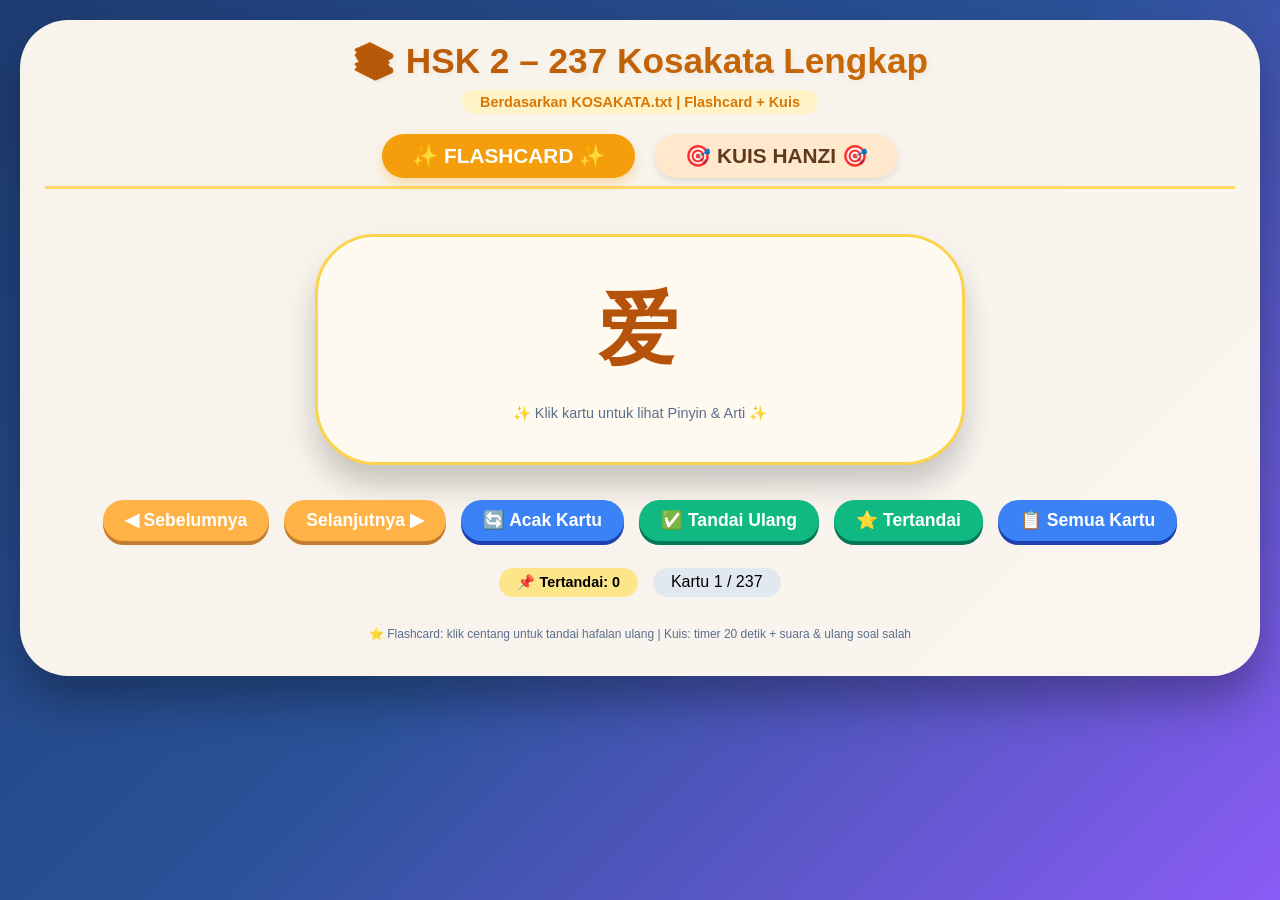
<file: data/wo1/KOSAKATA 09.html>
<!DOCTYPE html>
<html lang="id">
<head>
    <meta charset="UTF-8">
    <meta name="viewport" content="width=device-width, initial-scale=1.0, user-scalable=yes">
    <title>HSK 2 - Semua Kosakata (237) | Flashcard & Kuis Interaktif</title>
    <style>
        * {
            margin: 0;
            padding: 0;
            box-sizing: border-box;
            user-select: none;
        }

        body {
            background: linear-gradient(135deg, #1e3c72 0%, #2a5298 50%, #8b5cf6 100%);
            font-family: 'Arial', 'Segoe UI', sans-serif;
            min-height: 100vh;
            padding: 20px;
        }

        .app-container {
            max-width: 1300px;
            margin: 0 auto;
            background: rgba(255, 250, 240, 0.97);
            border-radius: 48px;
            box-shadow: 0 25px 45px rgba(0,0,0,0.3);
            overflow: hidden;
            padding: 20px 25px 35px;
            backdrop-filter: blur(2px);
        }

        .title-section {
            text-align: center;
            margin-bottom: 20px;
        }
        h1 {
            font-size: 2.2rem;
            background: linear-gradient(120deg, #b45309, #d97706);
            background-clip: text;
            -webkit-background-clip: text;
            color: transparent;
            text-shadow: 2px 2px 5px rgba(0,0,0,0.05);
        }
        .watermark {
            font-size: 0.9rem;
            color: #d97706;
            font-weight: bold;
            background: #fef3c7;
            display: inline-block;
            padding: 4px 18px;
            border-radius: 40px;
            margin-top: 8px;
            font-family: 'Arial', sans-serif;
        }

        .tabs {
            display: flex;
            gap: 20px;
            justify-content: center;
            margin-bottom: 25px;
            border-bottom: 3px solid #ffd966;
            padding-bottom: 8px;
        }
        .tab-btn {
            background: #ffe8cc;
            border: none;
            font-size: 1.3rem;
            font-weight: bold;
            padding: 10px 30px;
            border-radius: 60px;
            cursor: pointer;
            transition: 0.2s;
            color: #5e3a1c;
            font-family: 'Arial', sans-serif;
            box-shadow: 0 3px 6px rgba(0,0,0,0.1);
        }
        .tab-btn.active {
            background: #f59e0b;
            color: white;
            box-shadow: 0 6px 12px rgba(245,158,11,0.3);
        }
        .tab-content {
            display: none;
            animation: fade 0.3s ease;
        }
        .tab-content.active {
            display: block;
        }
        @keyframes fade {
            from { opacity: 0; transform: translateY(8px);}
            to { opacity: 1; transform: translateY(0);}
        }

        /* FLASHCARD */
        .flashcard-area {
            display: flex;
            flex-direction: column;
            align-items: center;
        }
        .card {
            background: #fffaf0;
            border-radius: 60px;
            box-shadow: 0 20px 30px rgba(0,0,0,0.2), inset 0 1px 2px white;
            padding: 40px 25px;
            text-align: center;
            width: 100%;
            max-width: 650px;
            margin: 20px auto;
            cursor: pointer;
            transition: 0.2s;
            border: 3px solid #fcd34d;
        }
        .card:hover { transform: scale(1.02); background: #fff5e6; }
        .card-hanzi {
            font-family: 'Simsun', '宋体', 'Times New Roman', serif;
            font-size: 5rem;
            font-weight: 800;
            color: #b45309;
            letter-spacing: 4px;
            margin-bottom: 20px;
            word-break: break-word;
        }
        .card-pinyin {
            font-family: 'Times New Roman', Times, serif;
            font-size: 1.9rem;
            color: #2c5282;
            margin: 12px 0;
            font-weight: 500;
        }
        .card-arti {
            font-family: 'Arial', sans-serif;
            font-size: 1.5rem;
            background: #eef2ff;
            display: inline-block;
            padding: 8px 22px;
            border-radius: 50px;
            color: #1e293b;
        }
        .info-text {
            font-family: 'Arial', sans-serif;
            font-size: 0.9rem;
            margin-top: 12px;
            color: #5b6e8c;
        }
        .nav-buttons {
            display: flex;
            gap: 15px;
            justify-content: center;
            flex-wrap: wrap;
            margin: 15px 0;
        }
        button {
            background: #ffb347;
            border: none;
            padding: 10px 22px;
            font-size: 1.1rem;
            font-weight: bold;
            border-radius: 50px;
            cursor: pointer;
            font-family: 'Arial', sans-serif;
            transition: 0.1s;
            color: white;
            box-shadow: 0 4px 0 #c47d2e;
        }
        button:active {
            transform: translateY(2px);
            box-shadow: 0 1px 0 #c47d2e;
        }
        .shuffle-btn { background: #3b82f6; box-shadow: 0 4px 0 #1e40af; }
        .checklist-btn { background: #10b981; box-shadow: 0 4px 0 #047857; }
        .review-badge {
            margin-top: 12px;
            display: flex;
            gap: 15px;
            justify-content: center;
            flex-wrap: wrap;
        }
        .mark-info {
            background: #fde68a;
            padding: 6px 18px;
            border-radius: 40px;
            font-family: 'Arial', sans-serif;
            font-weight: bold;
            font-size: 0.9rem;
        }
        .counter {
            font-family: 'Arial', sans-serif;
            font-size: 1rem;
            background: #e2e8f0;
            padding: 5px 18px;
            border-radius: 30px;
            display: inline-block;
        }

        /* KUIS */
        .quiz-area { text-align: center; }
        .timer-bar {
            background: #fef9e3;
            padding: 10px 20px;
            border-radius: 60px;
            display: flex;
            align-items: center;
            gap: 15px;
            justify-content: space-between;
            flex-wrap: wrap;
            margin-bottom: 20px;
        }
        .timer-label { font-weight: bold; background: #facc15; padding: 5px 15px; border-radius: 40px; }
        .progress-container { flex: 2; background-color: #e2e8f0; border-radius: 30px; height: 18px; overflow: hidden; }
        .time-progress { width: 100%; height: 100%; background: linear-gradient(90deg, #10b981, #34d399); border-radius: 30px; transition: width 0.1s linear; }
        .time-warning { background: linear-gradient(90deg, #ef4444, #f97316); }
        .timer-digit { font-family: monospace; font-size: 1.6rem; font-weight: 800; background: #0f172a; color: #fef9c3; padding: 4px 18px; border-radius: 50px; min-width: 100px; }
        .quiz-question { background: #fffbeb; border-radius: 70px; padding: 25px; margin: 15px 0; box-shadow: 0 10px 15px rgba(0,0,0,0.1); }
        .quiz-arti { font-family: 'Arial', sans-serif; font-size: 2rem; font-weight: bold; color: #7b341e; background: #fed7aa; display: inline-block; padding: 10px 30px; border-radius: 60px; }
        .options-grid { display: grid; grid-template-columns: repeat(auto-fit, minmax(180px, 1fr)); gap: 18px; margin: 25px 0; }
        .quiz-option {
            font-family: 'Simsun', '宋体', serif;
            font-size: 1.5rem;
            font-weight: bold;
            background: linear-gradient(145deg, #fef9e3, #fff2df);
            border: 3px solid #fbbf24;
            border-radius: 70px;
            padding: 14px 8px;
            cursor: pointer;
            transition: 0.1s;
            text-align: center;
            color: #3b2b1f;
            box-shadow: 0 5px 0 #eab308;
        }
        .quiz-option:hover:not(:disabled) { transform: translateY(-2px); background: #fff0cc; }
        .quiz-option:active:not(:disabled) { transform: translateY(2px); box-shadow: 0 2px 0 #eab308; }
        .disabled-opt { opacity: 0.6; cursor: not-allowed; }
        .feedback { font-family: 'Arial', sans-serif; font-size: 1.2rem; padding: 12px; border-radius: 50px; margin: 15px 0; background: #f1f5f9; font-weight: bold; }
        .score-area { font-family: 'Arial', sans-serif; font-size: 1.2rem; background: #facc15; display: inline-block; padding: 6px 22px; border-radius: 40px; margin-bottom: 12px; }
        .quiz-buttons { display: flex; gap: 12px; justify-content: center; flex-wrap: wrap; }
        .next-quiz { background: #10b981; box-shadow: 0 4px 0 #047857; }
        .reset-quiz { background: #ef4444; box-shadow: 0 4px 0 #b91c1c; }
        .repeat-wrong { background: #8b5cf6; box-shadow: 0 4px 0 #5b21b6; }
        footer { text-align: center; margin-top: 30px; font-size: 0.75rem; color: #5b6e8c; }

        @media (max-width: 640px) {
            .card-hanzi { font-size: 3rem; }
            .quiz-arti { font-size: 1.4rem; }
            .quiz-option { font-size: 1.1rem; padding: 10px 5px; }
            .tab-btn { font-size: 1rem; padding: 6px 18px; }
        }
    </style>
</head>
<body>
<div class="app-container">
    <div class="title-section">
        <h1>📚 HSK 2 – 237 Kosakata Lengkap</h1>
        <div class="watermark">Berdasarkan KOSAKATA.txt | Flashcard + Kuis</div>
    </div>

    <div class="tabs">
        <button class="tab-btn active" data-tab="flashcard">✨ FLASHCARD ✨</button>
        <button class="tab-btn" data-tab="quiz">🎯 KUIS HANZI 🎯</button>
    </div>

    <!-- FLASHCARD TAB -->
    <div id="flashcardTab" class="tab-content active">
        <div class="flashcard-area">
            <div class="card" id="flashcardCard">
                <div class="card-hanzi" id="cardHanzi">...</div>
                <div class="card-pinyin" id="cardPinyin" style="display: none;"></div>
                <div class="card-arti" id="cardArti" style="display: none;"></div>
                <div class="info-text">✨ Klik kartu untuk lihat Pinyin & Arti ✨</div>
            </div>
            <div class="nav-buttons">
                <button id="prevCardBtn">◀ Sebelumnya</button>
                <button id="nextCardBtn">Selanjutnya ▶</button>
                <button id="shuffleFlashBtn" class="shuffle-btn">🔄 Acak Kartu</button>
                <button id="markReviewBtn" class="checklist-btn">✅ Tandai Ulang</button>
                <button id="showMarkedBtn" class="checklist-btn">⭐ Tertandai</button>
                <button id="showAllFlashBtn" class="shuffle-btn">📋 Semua Kartu</button>
            </div>
            <div class="review-badge">
                <span class="mark-info" id="markedCountBadge">📌 Tertandai: 0</span>
                <span class="counter" id="flashCounter">Kartu 1 / 237</span>
            </div>
        </div>
    </div>

    <!-- KUIS TAB -->
    <div id="quizTab" class="tab-content">
        <div class="quiz-area">
            <div class="score-area">🏆 SKOR: <span id="quizScore">0</span> / <span id="totalQuizCount">237</span></div>
            <div class="timer-bar">
                <span class="timer-label">⏱ WAKTU</span>
                <div class="progress-container">
                    <div class="time-progress" id="timeProgress" style="width: 100%;"></div>
                </div>
                <span class="timer-digit" id="timerDisplay">20 detik</span>
            </div>
            <div class="quiz-question">
                <div class="quiz-arti" id="questionArti">Memperkenalkan</div>
            </div>
            <div class="options-grid" id="quizOptionsGrid"></div>
            <div class="feedback" id="quizFeedback">🌸 Pilih Hanzi yang sesuai dengan arti di atas 🌸</div>
            <div class="quiz-buttons">
                <button id="nextQuizBtn" class="next-quiz">▶ Soal Berikutnya</button>
                <button id="resetQuizBtn" class="reset-quiz">🔄 Mulai Baru</button>
                <button id="repeatWrongBtn" class="repeat-wrong">🔁 Ulangi Soal Salah</button>
            </div>
        </div>
    </div>
    <footer>⭐ Flashcard: klik centang untuk tandai hafalan ulang | Kuis: timer 20 detik + suara & ulang soal salah</footer>
</div>

<script>
    // ======================= DATA KOSAKATA (237 item dari KOSAKATA.txt) =======================
    const vocabulary = [
        { hanzi: "爱", pinyin: "", arti: "cinta; suka" },
        { hanzi: "八", pinyin: "", arti: "delapan" },
        { hanzi: "爸爸", pinyin: "", arti: "ayah" },
        { hanzi: "吧", pinyin: "", arti: "(partikel untuk saran) ayo; kan" },
        { hanzi: "白", pinyin: "", arti: "putih" },
        { hanzi: "百", pinyin: "", arti: "seratus" },
        { hanzi: "报纸", pinyin: "", arti: "koran" },
        { hanzi: "杯", pinyin: "", arti: "gelas; cangkir" },
        { hanzi: "北京", pinyin: "", arti: "Beijing" },
        { hanzi: "被", pinyin: "", arti: "(penanda pasif); di" },
        { hanzi: "本", pinyin: "", arti: "(kata bantu untuk buku)" },
        { hanzi: "比", pinyin: "", arti: "daripada; membandingkan" },
        { hanzi: "别", pinyin: "", arti: "jangan" },
        { hanzi: "不错", pinyin: "", arti: "tidak buruk; bagus" },
        { hanzi: "菜", pinyin: "", arti: "sayur; masakan" },
        { hanzi: "唱歌", pinyin: "", arti: "menyanyi" },
        { hanzi: "长", pinyin: "", arti: "panjang/tumbuh" },
        { hanzi: "穿", pinyin: "", arti: "memakai (baju)" },
        { hanzi: "船", pinyin: "", arti: "kapal" },
        { hanzi: "次", pinyin: "", arti: "kali (frekuensi)" },
        { hanzi: "从", pinyin: "", arti: "dari" },
        { hanzi: "错", pinyin: "", arti: "salah" },
        { hanzi: "打", pinyin: "", arti: "memukul; melakukan (olahraga)" },
        { hanzi: "大", pinyin: "", arti: "besar" },
        { hanzi: "大家", pinyin: "", arti: "semua orang" },
        { hanzi: "但", pinyin: "", arti: "tetapi" },
        { hanzi: "跳舞", pinyin: "", arti: "menari" },
        { hanzi: "到", pinyin: "", arti: "sampai; ke" },
        { hanzi: "道", pinyin: "", arti: "(kata bantu untuk soal)" },
        { hanzi: "得", pinyin: "", arti: "(partikel); dengan" },
        { hanzi: "等", pinyin: "", arti: "menunggu; dan sebagainya" },
        { hanzi: "弟弟", pinyin: "", arti: "adik laki-laki" },
        { hanzi: "电脑", pinyin: "", arti: "komputer" },
        { hanzi: "电视", pinyin: "", arti: "televisi" },
        { hanzi: "电影", pinyin: "", arti: "film" },
        { hanzi: "都", pinyin: "", arti: "semua; sudah" },
        { hanzi: "读书", pinyin: "", arti: "membaca buku; belajar" },
        { hanzi: "对不起", pinyin: "", arti: "maaf" },
        { hanzi: "多", pinyin: "", arti: "banyak; lebih" },
        { hanzi: "儿子", pinyin: "", arti: "anak laki-laki" },
        { hanzi: "饭馆", pinyin: "", arti: "restoran" },
        { hanzi: "房间", pinyin: "", arti: "kamar" },
        { hanzi: "非常", pinyin: "", arti: "sangat" },
        { hanzi: "服务员", pinyin: "", arti: "pelayan; pramusaji" },
        { hanzi: "高兴", pinyin: "", arti: "senang" },
        { hanzi: "告诉", pinyin: "", arti: "memberitahu" },
        { hanzi: "哥哥", pinyin: "", arti: "kakak laki-laki" },
        { hanzi: "个", pinyin: "", arti: "(kata bantu umum)" },
        { hanzi: "给", pinyin: "", arti: "memberi; kepada" },
        { hanzi: "跟", pinyin: "", arti: "dengan; dan" },
        { hanzi: "工作", pinyin: "", arti: "bekerja; pekerjaan" },
        { hanzi: "狗", pinyin: "", arti: "anjing" },
        { hanzi: "贵", pinyin: "", arti: "mahal" },
        { hanzi: "还", pinyin: "", arti: "masih; juga" },
        { hanzi: "还是", pinyin: "", arti: "atau" },
        { hanzi: "好", pinyin: "", arti: "baik; bagus" },
        { hanzi: "好吃", pinyin: "", arti: "enak (makanan)" },
        { hanzi: "号", pinyin: "", arti: "nomor; tanggal" },
        { hanzi: "喝", pinyin: "", arti: "minum" },
        { hanzi: "和", pinyin: "", arti: "dan; dengan" },
        { hanzi: "很", pinyin: "", arti: "sangat" },
        { hanzi: "红色", pinyin: "", arti: "merah" },
        { hanzi: "后", pinyin: "", arti: "belakang; sesudah" },
        { hanzi: "欢迎", pinyin: "", arti: "selamat datang" },
        { hanzi: "回", pinyin: "", arti: "kembali; pulang" },
        { hanzi: "会", pinyin: "", arti: "bisa; akan" },
        { hanzi: "几", pinyin: "", arti: "beberapa" },
        { hanzi: "鸡蛋", pinyin: "", arti: "telur ayam" },
        { hanzi: "机场", pinyin: "", arti: "bandara" },
        { hanzi: "及", pinyin: "", arti: "serta" },
        { hanzi: "家", pinyin: "", arti: "rumah; keluarga" },
        { hanzi: "件", pinyin: "", arti: "(kata bantu untuk pakaian/perkara)" },
        { hanzi: "见", pinyin: "", arti: "melihat; bertemu" },
        { hanzi: "叫", pinyin: "", arti: "memanggil; bernama" },
        { hanzi: "介绍", pinyin: "", arti: "memperkenalkan" },
        { hanzi: "今天", pinyin: "", arti: "hari ini" },
        { hanzi: "斤", pinyin: "", arti: "kati (0,5 kg)" },
        { hanzi: "进", pinyin: "", arti: "masuk" },
        { hanzi: "近", pinyin: "", arti: "dekat" },
        { hanzi: "就", pinyin: "", arti: "lalu; maka; tepat" },
        { hanzi: "觉得", pinyin: "", arti: "merasa; berpikir" },
        { hanzi: "咖啡", pinyin: "", arti: "kopi" },
        { hanzi: "开", pinyin: "", arti: "membuka; mengendarai" },
        { hanzi: "开始", pinyin: "", arti: "mulai" },
        { hanzi: "看", pinyin: "", arti: "melihat; membaca" },
        { hanzi: "看见", pinyin: "", arti: "melihat" },
        { hanzi: "考试", pinyin: "", arti: "ujian" },
        { hanzi: "快", pinyin: "", arti: "cepat; segera" },
        { hanzi: "块", pinyin: "", arti: "(kata untuk uang) yuan; potong" },
        { hanzi: "快乐", pinyin: "", arti: "bahagia" },
        { hanzi: "来", pinyin: "", arti: "datang" },
        { hanzi: "老", pinyin: "", arti: "tua; (panggilan hormat)" },
        { hanzi: "老师", pinyin: "", arti: "guru" },
        { hanzi: "了", pinyin: "", arti: "(partikel aspek sudah)" },
        { hanzi: "累", pinyin: "", arti: "lelah" },
        { hanzi: "冷", pinyin: "", arti: "dingin" },
        { hanzi: "离", pinyin: "", arti: "dari; jarak" },
        { hanzi: "里", pinyin: "", arti: "di dalam" },
        { hanzi: "两", pinyin: "", arti: "dua" },
        { hanzi: "路", pinyin: "", arti: "jalan" },
        { hanzi: "旅游", pinyin: "", arti: "berwisata; bepergian" },
        { hanzi: "吗", pinyin: "", arti: "(kata tanya) kah?" },
        { hanzi: "妈", pinyin: "", arti: "ibu" },
        { hanzi: "买", pinyin: "", arti: "membeli" },
        { hanzi: "卖", pinyin: "", arti: "menjual" },
        { hanzi: "慢", pinyin: "", arti: "lambat" },
        { hanzi: "猫", pinyin: "", arti: "kucing" },
        { hanzi: "没", pinyin: "", arti: "tidak ada; belum" },
        { hanzi: "每", pinyin: "", arti: "setiap" },
        { hanzi: "妹妹", pinyin: "", arti: "adik perempuan" },
        { hanzi: "门", pinyin: "", arti: "pintu" },
        { hanzi: "米饭", pinyin: "", arti: "nasi" },
        { hanzi: "名字", pinyin: "", arti: "nama" },
        { hanzi: "明天", pinyin: "", arti: "besok" },
        { hanzi: "哪", pinyin: "", arti: "yang mana" },
        { hanzi: "那", pinyin: "", arti: "itu/kalau begitu" },
        { hanzi: "男", pinyin: "", arti: "laki-laki" },
        { hanzi: "能", pinyin: "", arti: "bisa" },
        { hanzi: "你", pinyin: "", arti: "kamu" },
        { hanzi: "年", pinyin: "", arti: "tahun" },
        { hanzi: "牛奶", pinyin: "", arti: "susu sapi" },
        { hanzi: "女儿", pinyin: "", arti: "anak perempuan" },
        { hanzi: "旁边", pinyin: "", arti: "samping" },
        { hanzi: "跑", pinyin: "", arti: "berlari" },
        { hanzi: "朋友", pinyin: "", arti: "teman" },
        { hanzi: "漂亮", pinyin: "", arti: "cantik" },
        { hanzi: "票", pinyin: "", arti: "tiket" },
        { hanzi: "苹果", pinyin: "", arti: "apel" },
        { hanzi: "妻子", pinyin: "", arti: "istri" },
        { hanzi: "前", pinyin: "", arti: "depan; sebelum" },
        { hanzi: "钱", pinyin: "", arti: "uang" },
        { hanzi: "请", pinyin: "", arti: "silakan" },
        { hanzi: "去", pinyin: "", arti: "pergi" },
        { hanzi: "热", pinyin: "", arti: "panas" },
        { hanzi: "人", pinyin: "", arti: "orang" },
        { hanzi: "认识", pinyin: "", arti: "mengenal" },
        { hanzi: "认错", pinyin: "", arti: "salah kenal" },
        { hanzi: "日", pinyin: "", arti: "matahari; hari; tanggal" },
        { hanzi: "容易", pinyin: "", arti: "mudah" },
        { hanzi: "上", pinyin: "", arti: "atas; naik; pergi ke" },
        { hanzi: "上班", pinyin: "", arti: "pergi bekerja" },
        { hanzi: "上午", pinyin: "", arti: "pagi (sekitar 09-11)" },
        { hanzi: "少", pinyin: "", arti: "sedikit; kurang" },
        { hanzi: "谁", pinyin: "", arti: "siapa" },
        { hanzi: "生病", pinyin: "", arti: "sakit" },
        { hanzi: "生日", pinyin: "", arti: "ulang tahun" },
        { hanzi: "什么", pinyin: "", arti: "apa" },
        { hanzi: "时间", pinyin: "", arti: "waktu" },
        { hanzi: "时候", pinyin: "", arti: "saat; waktu" },
        { hanzi: "是", pinyin: "", arti: "adalah; ya" },
        { hanzi: "书", pinyin: "", arti: "buku" },
        { hanzi: "水果", pinyin: "", arti: "buah-buahan" },
        { hanzi: "睡觉", pinyin: "", arti: "tidur" },
        { hanzi: "说", pinyin: "", arti: "berbicara" },
        { hanzi: "送", pinyin: "", arti: "mengantar; memberi" },
        { hanzi: "岁", pinyin: "", arti: "umur (tahun)" },
        { hanzi: "他", pinyin: "", arti: "dia (laki-laki)" },
        { hanzi: "太", pinyin: "", arti: "terlalu; sangat" },
        { hanzi: "题", pinyin: "", arti: "soal; pertanyaan" },
        { hanzi: "踢", pinyin: "", arti: "menendang" },
        { hanzi: "体育", pinyin: "", arti: "olahraga" },
        { hanzi: "天", pinyin: "", arti: "langit; hari" },
        { hanzi: "听", pinyin: "", arti: "mendengar" },
        { hanzi: "听懂", pinyin: "", arti: "mengerti (dengan mendengar)" },
        { hanzi: "同学", pinyin: "", arti: "teman sekelas" },
        { hanzi: "头", pinyin: "", arti: "kepala" },
        { hanzi: "外面", pinyin: "", arti: "luar" },
        { hanzi: "玩", pinyin: "", arti: "bermain" },
        { hanzi: "晚", pinyin: "", arti: "malam; terlambat" },
        { hanzi: "为什么", pinyin: "", arti: "mengapa" },
        { hanzi: "问", pinyin: "", arti: "bertanya" },
        { hanzi: "问题", pinyin: "", arti: "masalah; pertanyaan" },
        { hanzi: "我", pinyin: "", arti: "saya" },
        { hanzi: "我们", pinyin: "", arti: "kami; kita" },
        { hanzi: "西瓜", pinyin: "", arti: "semangka" },
        { hanzi: "洗", pinyin: "", arti: "mencuci" },
        { hanzi: "喜欢", pinyin: "", arti: "suka" },
        { hanzi: "下", pinyin: "", arti: "bawah; turun" },
        { hanzi: "下午", pinyin: "", arti: "sore" },
        { hanzi: "下雨", pinyin: "", arti: "hujan turun" },
        { hanzi: "先", pinyin: "", arti: "dulu; pertama" },
        { hanzi: "现在", pinyin: "", arti: "sekarang" },
        { hanzi: "想", pinyin: "", arti: "ingin; berpikir" },
        { hanzi: "向", pinyin: "", arti: "ke arah" },
        { hanzi: "像", pinyin: "", arti: "seperti; mirip" },
        { hanzi: "小", pinyin: "", arti: "kecil" },
        { hanzi: "笑", pinyin: "", arti: "tertawa" },
        { hanzi: "写", pinyin: "", arti: "menulis" },
        { hanzi: "谢谢", pinyin: "", arti: "terima kasih" },
        { hanzi: "新", pinyin: "", arti: "baru" },
        { hanzi: "星", pinyin: "", arti: "bintang" },
        { hanzi: "星期", pinyin: "", arti: "minggu" },
        { hanzi: "学习", pinyin: "", arti: "belajar" },
        { hanzi: "学校", pinyin: "", arti: "sekolah" },
        { hanzi: "颜色", pinyin: "", arti: "warna" },
        { hanzi: "眼睛", pinyin: "", arti: "mata" },
        { hanzi: "羊肉", pinyin: "", arti: "daging kambing" },
        { hanzi: "药", pinyin: "", arti: "obat" },
        { hanzi: "要", pinyin: "", arti: "mau; akan; perlu" },
        { hanzi: "也", pinyin: "", arti: "juga" },
        { hanzi: "一下", pinyin: "", arti: "sebentar" },
        { hanzi: "医生", pinyin: "", arti: "dokter" },
        { hanzi: "医院", pinyin: "", arti: "rumah sakit" },
        { hanzi: "已经", pinyin: "", arti: "sudah" },
        { hanzi: "椅子", pinyin: "", arti: "kursi" },
        { hanzi: "因为", pinyin: "", arti: "karena" },
        { hanzi: "有意思", pinyin: "", arti: "menarik" },
        { hanzi: "有", pinyin: "", arti: "ada; mempunyai" },
        { hanzi: "又", pinyin: "", arti: "lagi; juga" },
        { hanzi: "右", pinyin: "", arti: "kanan" },
        { hanzi: "鱼", pinyin: "", arti: "ikan" },
        { hanzi: "远", pinyin: "", arti: "jauh" },
        { hanzi: "月", pinyin: "", arti: "bulan" },
        { hanzi: "运动", pinyin: "", arti: "olahraga" },
        { hanzi: "再", pinyin: "", arti: "lagi; (akan)" },
        { hanzi: "在", pinyin: "", arti: "di (tempat); sedang" },
        { hanzi: "早上", pinyin: "", arti: "pagi (sekitar 05-08)" },
        { hanzi: "怎么", pinyin: "", arti: "bagaimana" },
        { hanzi: "怎么样", pinyin: "", arti: "bagaimana (keadaan)" },
        { hanzi: "站", pinyin: "", arti: "stasiun; berdiri" },
        { hanzi: "找", pinyin: "", arti: "mencari" },
        { hanzi: "这", pinyin: "", arti: "ini" },
        { hanzi: "知道", pinyin: "", arti: "tahu" },
        { hanzi: "只", pinyin: "", arti: "hanya; (kata bantu untuk hewan)" },
        { hanzi: "纸", pinyin: "", arti: "kertas" },
        { hanzi: "中国", pinyin: "", arti: "Tiongkok" },
        { hanzi: "中午", pinyin: "", arti: "siang hari" },
        { hanzi: "住", pinyin: "", arti: "tinggal" },
        { hanzi: "准备", pinyin: "", arti: "bersiap" },
        { hanzi: "桌子", pinyin: "", arti: "meja" },
        { hanzi: "自行车", pinyin: "", arti: "sepeda" },
        { hanzi: "走", pinyin: "", arti: "berjalan" },
        { hanzi: "足球", pinyin: "", arti: "sepak bola" },
        { hanzi: "最", pinyin: "", arti: "paling" },
        { hanzi: "左边", pinyin: "", arti: "kiri" },
        { hanzi: "坐", pinyin: "", arti: "duduk; naik (kendaraan)" },
        { hanzi: "做", pinyin: "", arti: "melakukan; membuat" }
    ];
    const TOTAL_VOCAB = vocabulary.length;

    // ========== FLASHCARD DENGAN CHECKLIST ==========
    let currentDisplayList = [...vocabulary];
    let currentFlashIndex = 0;
    let isFlipped = false;
    let markedIndices = new Set();

    function updateMarkedBadge() { document.getElementById("markedCountBadge").innerText = `📌 Tertandai: ${markedIndices.size}`; }
    function shuffleArray(arr) { for (let i = arr.length - 1; i > 0; i--) { const j = Math.floor(Math.random() * (i + 1)); [arr[i], arr[j]] = [arr[j], arr[i]]; } return arr; }
    function renderFlashcard() {
        if (currentDisplayList.length === 0) { document.getElementById("cardHanzi").innerText = "Tidak ada kartu"; return; }
        const item = currentDisplayList[currentFlashIndex];
        document.getElementById("cardHanzi").innerText = item.hanzi;
        const pinyinEl = document.getElementById("cardPinyin");
        const artiEl = document.getElementById("cardArti");
        if (!isFlipped) { pinyinEl.style.display = "none"; artiEl.style.display = "none"; }
        else { pinyinEl.style.display = "block"; artiEl.style.display = "inline-block"; pinyinEl.innerText = item.pinyin || "(tidak ada pinyin)"; artiEl.innerText = item.arti; }
        document.getElementById("flashCounter").innerText = `Kartu ${currentFlashIndex+1} / ${currentDisplayList.length}`;
    }
    function flipCard() { isFlipped = !isFlipped; renderFlashcard(); }
    function nextFlash() { if(currentDisplayList.length){ currentFlashIndex = (currentFlashIndex+1)%currentDisplayList.length; isFlipped=false; renderFlashcard(); } }
    function prevFlash() { if(currentDisplayList.length){ currentFlashIndex = (currentFlashIndex-1+currentDisplayList.length)%currentDisplayList.length; isFlipped=false; renderFlashcard(); } }
    function toggleMarkCurrent() {
        if(currentDisplayList.length===0) return;
        const currentVoc = currentDisplayList[currentFlashIndex];
        const origIdx = vocabulary.findIndex(v => v.hanzi === currentVoc.hanzi);
        if(origIdx !== -1){
            if(markedIndices.has(origIdx)) markedIndices.delete(origIdx);
            else markedIndices.add(origIdx);
            updateMarkedBadge();
            alert(markedIndices.has(origIdx) ? `✅ ${currentVoc.hanzi} ditandai ulang` : `❌ ${currentVoc.hanzi} dihapus dari tandai`);
        }
    }
    function showMarkedOnly() {
        const markedVoc = [];
        for(let idx of markedIndices) markedVoc.push(vocabulary[idx]);
        if(markedVoc.length===0){ alert("Belum ada kartu ditandai. Klik ✅ Tandai Ulang pada kartu."); return; }
        currentDisplayList = [...markedVoc];
        currentFlashIndex = 0; isFlipped=false; renderFlashcard();
    }
    function showAllFlash() { currentDisplayList = [...vocabulary]; currentFlashIndex=0; isFlipped=false; renderFlashcard(); }
    function shuffleFlash() { currentDisplayList = shuffleArray([...currentDisplayList]); currentFlashIndex=0; isFlipped=false; renderFlashcard(); }

    // ========== KUIS DENGAN TIMER, SUARA, ULANG SALAH ==========
    let audioCtx = null;
    function initAudio() { if(!audioCtx) audioCtx = new (window.AudioContext||window.webkitAudioContext)(); return audioCtx; }
    function playTone(freq, dur, vol=0.2) { let ctx=initAudio(); if(ctx.state==='suspended') ctx.resume().then(()=>_play(ctx,freq,dur,vol)).catch(e=>{}); else _play(ctx,freq,dur,vol); }
    function _play(ctx,freq,dur,vol){ let osc=ctx.createOscillator(), gain=ctx.createGain(); osc.connect(gain); gain.connect(ctx.destination); osc.frequency.value=freq; gain.gain.value=vol; osc.start(); gain.gain.exponentialRampToValueAtTime(0.0001, ctx.currentTime+dur); osc.stop(ctx.currentTime+dur); }
    function playCorrect() { playTone(880,0.12,0.25); setTimeout(()=>playTone(1100,0.2,0.25),130); setTimeout(()=>playTone(1320,0.25,0.2),280); }
    function playWrong() { let ctx=initAudio(); if(ctx.state==='suspended') ctx.resume().then(()=>_playWrong(ctx)).catch(e=>{}); else _playWrong(ctx); }
    function _playWrong(ctx){ let osc=ctx.createOscillator(), gain=ctx.createGain(); osc.connect(gain); gain.connect(ctx.destination); osc.frequency.value=220; gain.gain.value=0.35; osc.start(); let lfo=ctx.createOscillator(), lfoG=ctx.createGain(); lfo.connect(lfoG); lfoG.connect(gain.gain); lfo.frequency.value=18; lfoG.gain.value=0.25; lfo.start(); gain.gain.exponentialRampToValueAtTime(0.0001, ctx.currentTime+0.5); osc.stop(ctx.currentTime+0.5); lfo.stop(ctx.currentTime+0.5); }

    let quizQuestionsOrder = [];
    let currentQIndex = 0;
    let quizScore = 0;
    let quizAnswered = false;
    let timerInterval = null;
    let timeLeft = 20;
    let currentQuestionVocab = null;
    let currentOptions = [];
    let wrongIndices = [];
    let quizMode = "normal";
    let repeatList = [];

    const quizScoreSpan = document.getElementById("quizScore");
    const totalQuizSpan = document.getElementById("totalQuizCount");
    const questionArtiSpan = document.getElementById("questionArti");
    const optionsGrid = document.getElementById("quizOptionsGrid");
    const quizFeedback = document.getElementById("quizFeedback");
    const nextQuizBtn = document.getElementById("nextQuizBtn");
    const resetQuizBtn = document.getElementById("resetQuizBtn");
    const repeatWrongBtn = document.getElementById("repeatWrongBtn");
    const timeProgress = document.getElementById("timeProgress");
    const timerDisplaySpan = document.getElementById("timerDisplay");

    function stopTimer() { if(timerInterval) clearInterval(timerInterval); timerInterval=null; }
    function startTimer() {
        timeLeft=20; updateTimerUI();
        timerInterval = setInterval(()=>{
            if(quizAnswered) return;
            if(timeLeft<=1){ if(!quizAnswered) finishAnswer(false, true); }
            else { timeLeft--; updateTimerUI(); }
        },1000);
    }
    function updateTimerUI() {
        timerDisplaySpan.innerText = `${timeLeft} detik`;
        let percent = (timeLeft/20)*100;
        timeProgress.style.width=`${percent}%`;
        if(timeLeft<=5) timeProgress.classList.add("time-warning");
        else timeProgress.classList.remove("time-warning");
    }

    function generateOptions(correctHanzi, correctIdx) {
        let others = vocabulary.filter((_,i)=> i!==correctIdx).map(v=>v.hanzi);
        others = shuffleArray([...others]);
        let opts = [correctHanzi];
        for(let i=0; i<Math.min(3, others.length); i++) opts.push(others[i]);
        return shuffleArray(opts);
    }
    function renderQuizOptions() {
        optionsGrid.innerHTML = "";
        currentOptions.forEach(opt => {
            let btn = document.createElement("button");
            btn.className = "quiz-option";
            btn.innerText = opt;
            btn.style.fontFamily = "'Simsun', '宋体', serif";
            btn.addEventListener("click", () => checkAnswer(opt));
            optionsGrid.appendChild(btn);
        });
    }
    function enableOptions(enable) {
        document.querySelectorAll(".quiz-option").forEach(btn => {
            if(enable) { btn.disabled=false; btn.classList.remove("disabled-opt"); }
            else { btn.disabled=true; btn.classList.add("disabled-opt"); }
        });
    }
    function finishAnswer(isCorrect, isTimeout=false) {
        if(quizAnswered) return;
        quizAnswered=true;
        stopTimer();
        if(isCorrect) { playCorrect(); quizScore++; updateQuizUI(); quizFeedback.innerHTML="✅ BENAR! +1 poin ✅"; quizFeedback.style.background="#d1fae5"; }
        else { playWrong(); quizFeedback.innerHTML=`❌ SALAH! Hanzi benar: "${currentQuestionVocab.hanzi}" ❌`; quizFeedback.style.background="#fee2e2";
            if(quizMode==="normal" && !isTimeout) { let wrongIdx = quizQuestionsOrder[currentQIndex]; if(!wrongIndices.includes(wrongIdx)) wrongIndices.push(wrongIdx); } }
        enableOptions(false);
    }
    function checkAnswer(selected) { if(quizAnswered) return; let isCorrect = (selected === currentQuestionVocab.hanzi); finishAnswer(isCorrect, false); }
    function updateQuizUI() { quizScoreSpan.innerText = quizScore; totalQuizSpan.innerText = (quizMode==="repeat"? repeatList.length : TOTAL_VOCAB); }
    function loadQuizQuestion() {
        if(quizMode==="normal" && currentQIndex >= quizQuestionsOrder.length) { endQuiz(); return; }
        if(quizMode==="repeat" && currentQIndex >= repeatList.length) { endQuiz(); return; }
        let vocabIdx = (quizMode==="normal") ? quizQuestionsOrder[currentQIndex] : repeatList[currentQIndex];
        currentQuestionVocab = vocabulary[vocabIdx];
        questionArtiSpan.innerText = currentQuestionVocab.arti;
        currentOptions = generateOptions(currentQuestionVocab.hanzi, vocabIdx);
        renderQuizOptions();
        quizAnswered=false;
        enableOptions(true);
        quizFeedback.innerHTML = "🌸 Pilih Hanzi yang tepat! 🌸";
        quizFeedback.style.background="#f1f5f9";
        stopTimer(); startTimer();
    }
    function nextQuiz() {
        if(!quizAnswered && currentQIndex < (quizMode==="normal"?quizQuestionsOrder.length:repeatList.length)) {
            quizFeedback.innerHTML = "⚠️ Jawab dulu sebelum lanjut! ⚠️"; quizFeedback.style.background="#fef3c7";
            setTimeout(()=>{ if(!quizAnswered) quizFeedback.style.background="#f1f5f9"; },800);
            return;
        }
        currentQIndex++;
        if((quizMode==="normal" && currentQIndex<quizQuestionsOrder.length) || (quizMode==="repeat" && currentQIndex<repeatList.length))
            loadQuizQuestion();
        else endQuiz();
    }
    function endQuiz() {
        stopTimer(); enableOptions(false);
        if(quizMode==="normal"){
            if(wrongIndices.length>0) quizFeedback.innerHTML = `🎉 Selesai! Skor: ${quizScore}/${quizQuestionsOrder.length}. Kamu salah ${wrongIndices.length} soal. Tekan "Ulangi Soal Salah" untuk perbaiki. 🎉`;
            else quizFeedback.innerHTML = `🎉 SEMPURNA! Skor: ${quizScore}/${quizQuestionsOrder.length} 🎉`;
        } else {
            quizFeedback.innerHTML = `🔁 Latihan ulang selesai! Skor: ${quizScore}/${repeatList.length}. Tekan "Mulai Baru" untuk sesi baru. 🔁`;
        }
        questionArtiSpan.innerText = "✨ Kuis Selesai ✨";
        nextQuizBtn.disabled = true;
    }
    function resetQuiz() {
        stopTimer(); quizMode="normal"; wrongIndices=[];
        let indices = Array.from({length:TOTAL_VOCAB}, (_,i)=>i);
        quizQuestionsOrder = shuffleArray([...indices]);
        currentQIndex=0; quizScore=0; quizAnswered=false;
        updateQuizUI(); loadQuizQuestion(); nextQuizBtn.disabled=false;
    }
    function repeatWrong() {
        if(wrongIndices.length===0){ quizFeedback.innerHTML="✨ Tidak ada soal salah! Kamu hebat ✨"; return; }
        stopTimer(); quizMode="repeat"; repeatList = [...wrongIndices];
        currentQIndex=0; quizScore=0; quizAnswered=false;
        updateQuizUI(); loadQuizQuestion(); nextQuizBtn.disabled=false;
        quizFeedback.innerHTML = "🔁 Mode Ulang Soal Salah. Kerjakan dengan baik! 🔁";
    }

    // ========== EVENT LISTENERS ==========
    document.getElementById("flashcardCard").addEventListener("click", flipCard);
    document.getElementById("prevCardBtn").addEventListener("click", prevFlash);
    document.getElementById("nextCardBtn").addEventListener("click", nextFlash);
    document.getElementById("shuffleFlashBtn").addEventListener("click", shuffleFlash);
    document.getElementById("markReviewBtn").addEventListener("click", toggleMarkCurrent);
    document.getElementById("showMarkedBtn").addEventListener("click", showMarkedOnly);
    document.getElementById("showAllFlashBtn").addEventListener("click", showAllFlash);
    nextQuizBtn.addEventListener("click", nextQuiz);
    resetQuizBtn.addEventListener("click", resetQuiz);
    repeatWrongBtn.addEventListener("click", repeatWrong);

    // Tab switching
    document.querySelectorAll(".tab-btn").forEach(btn=>{
        btn.addEventListener("click",()=>{
            let tab = btn.getAttribute("data-tab");
            document.getElementById("flashcardTab").classList.toggle("active", tab==="flashcard");
            document.getElementById("quizTab").classList.toggle("active", tab==="quiz");
            document.querySelectorAll(".tab-btn").forEach(b=>b.classList.remove("active"));
            btn.classList.add("active");
        });
    });

    // Inisialisasi
    function init() {
        showAllFlash();
        updateMarkedBadge();
        resetQuiz();
        document.body.addEventListener("click", ()=>{
            if(audioCtx && audioCtx.state==='suspended') audioCtx.resume();
        }, {once:true});
    }
    init();
</script>
</body>
</html>
</file>
